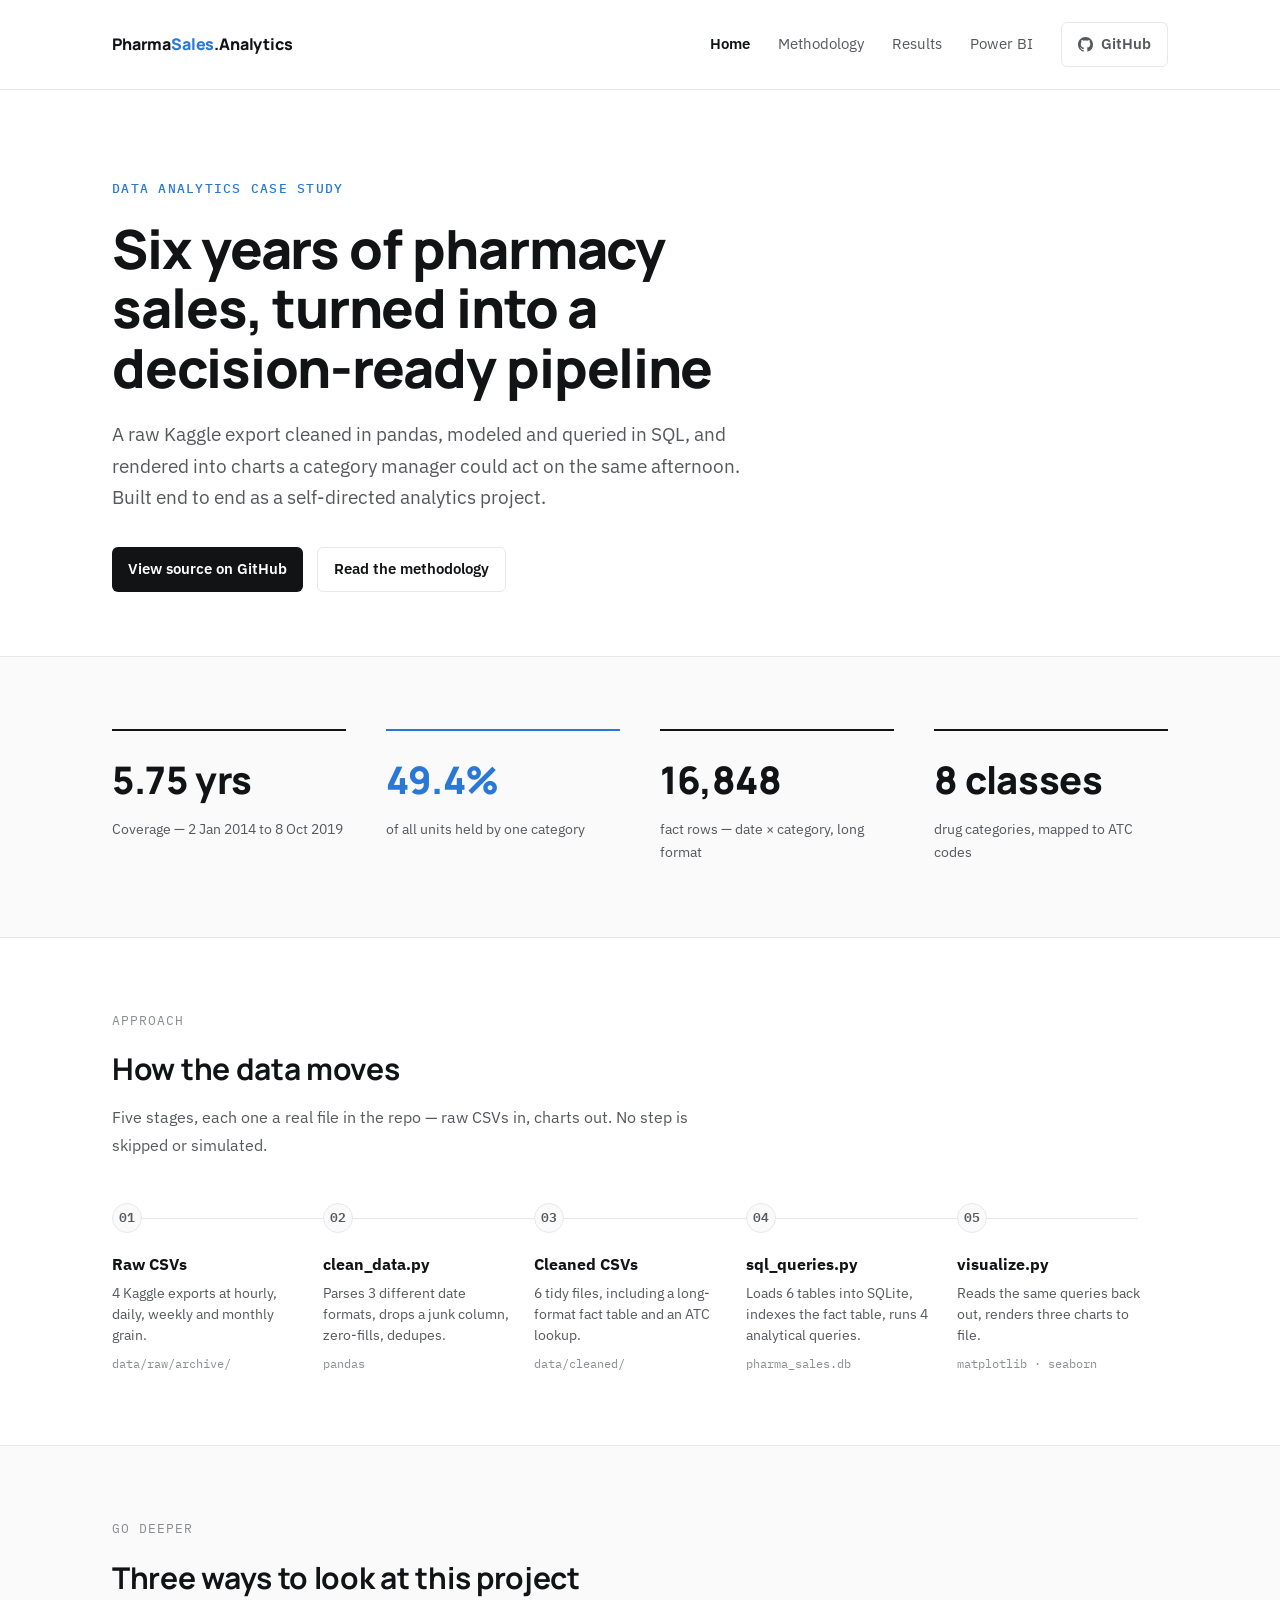
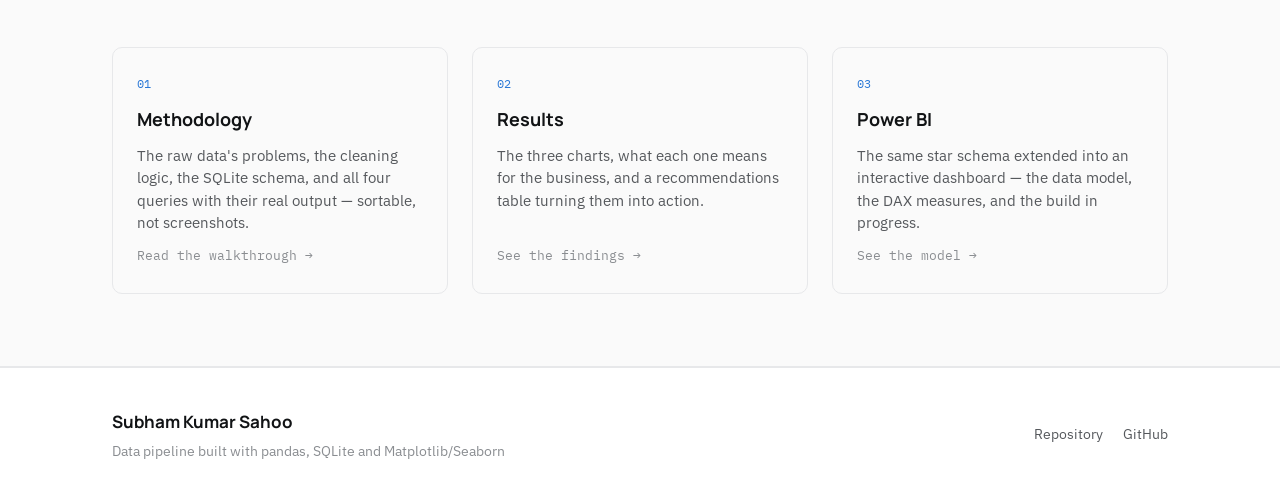
<file: docs/index.html>
<!doctype html>
<html lang="en">
<head>
<meta charset="utf-8" />
<meta name="viewport" content="width=device-width, initial-scale=1" />
<title>Pharma Sales Analytics — Case Study</title>
<meta name="description" content="An end-to-end analytics case study: cleaning, SQL analysis, and visualization of six years of pharmacy sales data." />
<link rel="icon" href="data:image/svg+xml,%3Csvg xmlns='http://www.w3.org/2000/svg' viewBox='0 0 32 32'%3E%3Crect width='32' height='32' rx='7' fill='%232a78d6'/%3E%3Ctext x='16' y='22' font-family='Arial' font-weight='700' font-size='17' fill='white' text-anchor='middle'%3EP%3C/text%3E%3C/svg%3E" />
<link rel="preconnect" href="https://fonts.googleapis.com" />
<link rel="preconnect" href="https://fonts.gstatic.com" crossorigin />
<link href="https://fonts.googleapis.com/css2?family=Manrope:wght@500;700;800&family=IBM+Plex+Sans:wght@400;500;600&family=IBM+Plex+Mono:wght@400;500&display=swap" rel="stylesheet" />
<link rel="stylesheet" href="assets/css/style.css" />
</head>
<body>

<header class="site-head">
  <div class="head-inner">
    <a class="wordmark" href="index.html">Pharma<span>Sales</span>.Analytics</a>
    <nav class="head-nav">
      <a href="index.html" aria-current="page">Home</a>
      <a href="methodology.html">Methodology</a>
      <a href="results.html">Results</a>
      <a href="powerbi.html">Power BI</a>
      <a class="btn btn-ghost" href="https://github.com/CyberSamurai-04/Pharma_Sales_Analytics" target="_blank" rel="noopener">
        <svg viewBox="0 0 16 16" fill="currentColor" aria-hidden="true"><path d="M8 0C3.58 0 0 3.58 0 8c0 3.54 2.29 6.53 5.47 7.59.4.07.55-.17.55-.38 0-.19-.01-.82-.01-1.49-2.01.37-2.53-.49-2.69-.94-.09-.23-.48-.94-.82-1.13-.28-.15-.68-.52-.01-.53.63-.01 1.08.58 1.23.82.72 1.21 1.87.87 2.33.66.07-.52.28-.87.51-1.07-1.78-.2-3.64-.89-3.64-3.95 0-.87.31-1.59.82-2.15-.08-.2-.36-1.02.08-2.12 0 0 .67-.21 2.2.82.64-.18 1.32-.27 2-.27.68 0 1.36.09 2 .27 1.53-1.04 2.2-.82 2.2-.82.44 1.1.16 1.92.08 2.12.51.56.82 1.27.82 2.15 0 3.07-1.87 3.75-3.65 3.95.29.25.54.73.54 1.48 0 1.07-.01 1.93-.01 2.2 0 .21.15.46.55.38A8.01 8.01 0 0 0 16 8c0-4.42-3.58-8-8-8Z"/></svg>
        GitHub
      </a>
    </nav>
  </div>
</header>

<main>

  <section class="hero">
    <div class="wrap">
      <p class="eyebrow">Data analytics case study</p>
      <h1 class="hero-title">Six years of pharmacy sales, turned into a decision-ready pipeline</h1>
      <p class="hero-dek">
        A raw Kaggle export cleaned in pandas, modeled and queried in SQL, and rendered into
        charts a category manager could act on the same afternoon. Built end to end as a
        self-directed analytics project.
      </p>
      <div class="hero-actions">
        <a class="btn btn-primary" href="https://github.com/CyberSamurai-04/Pharma_Sales_Analytics" target="_blank" rel="noopener">View source on GitHub</a>
        <a class="btn btn-ghost" href="methodology.html">Read the methodology</a>
      </div>
    </div>
  </section>

  <section class="alt" aria-label="Key figures">
    <div class="wrap">
      <div class="kpis">
        <div class="kpi">
          <span class="kpi-value">5.75 yrs</span>
          <span class="kpi-label">Coverage — 2 Jan 2014 to 8 Oct 2019</span>
        </div>
        <div class="kpi accent">
          <span class="kpi-value">49.4%</span>
          <span class="kpi-label">of all units held by one category</span>
        </div>
        <div class="kpi">
          <span class="kpi-value">16,848</span>
          <span class="kpi-label">fact rows — date × category, long format</span>
        </div>
        <div class="kpi">
          <span class="kpi-value">8 classes</span>
          <span class="kpi-label">drug categories, mapped to ATC codes</span>
        </div>
      </div>
    </div>
  </section>

  <section id="pipeline">
    <div class="wrap">
      <div class="section-head">
        <p class="section-label">Approach</p>
        <h2 class="section-title">How the data moves</h2>
        <p class="section-sub">Five stages, each one a real file in the repo — raw CSVs in, charts out. No step is skipped or simulated.</p>
      </div>
      <div class="steps">
        <div class="step">
          <div class="step-num">01</div>
          <div class="step-title">Raw CSVs</div>
          <div class="step-detail">4 Kaggle exports at hourly, daily, weekly and monthly grain.</div>
          <div class="step-tag">data/raw/archive/</div>
        </div>
        <div class="step">
          <div class="step-num">02</div>
          <div class="step-title">clean_data.py</div>
          <div class="step-detail">Parses 3 different date formats, drops a junk column, zero-fills, dedupes.</div>
          <div class="step-tag">pandas</div>
        </div>
        <div class="step">
          <div class="step-num">03</div>
          <div class="step-title">Cleaned CSVs</div>
          <div class="step-detail">6 tidy files, including a long-format fact table and an ATC lookup.</div>
          <div class="step-tag">data/cleaned/</div>
        </div>
        <div class="step">
          <div class="step-num">04</div>
          <div class="step-title">sql_queries.py</div>
          <div class="step-detail">Loads 6 tables into SQLite, indexes the fact table, runs 4 analytical queries.</div>
          <div class="step-tag">pharma_sales.db</div>
        </div>
        <div class="step">
          <div class="step-num">05</div>
          <div class="step-title">visualize.py</div>
          <div class="step-detail">Reads the same queries back out, renders three charts to file.</div>
          <div class="step-tag">matplotlib · seaborn</div>
        </div>
      </div>
    </div>
  </section>

  <section class="alt">
    <div class="wrap">
      <div class="section-head">
        <p class="section-label">Go deeper</p>
        <h2 class="section-title">Three ways to look at this project</h2>
      </div>
      <div class="explore-grid">
        <a class="explore-card" href="methodology.html">
          <span class="explore-num">01</span>
          <span class="explore-title">Methodology</span>
          <span class="explore-detail">The raw data's problems, the cleaning logic, the SQLite schema, and all four queries with their real output — sortable, not screenshots.</span>
          <span class="explore-arrow">Read the walkthrough →</span>
        </a>
        <a class="explore-card" href="results.html">
          <span class="explore-num">02</span>
          <span class="explore-title">Results</span>
          <span class="explore-detail">The three charts, what each one means for the business, and a recommendations table turning them into action.</span>
          <span class="explore-arrow">See the findings →</span>
        </a>
        <a class="explore-card" href="powerbi.html">
          <span class="explore-num">03</span>
          <span class="explore-title">Power BI</span>
          <span class="explore-detail">The same star schema extended into an interactive dashboard — the data model, the DAX measures, and the build in progress.</span>
          <span class="explore-arrow">See the model →</span>
        </a>
      </div>
    </div>
  </section>

</main>

<footer>
  <div class="wrap foot-row">
    <div>
      <div class="foot-name">Subham Kumar Sahoo</div>
      <div class="foot-sub">Data pipeline built with pandas, SQLite and Matplotlib/Seaborn</div>
    </div>
    <div class="foot-links">
      <a href="https://github.com/CyberSamurai-04/Pharma_Sales_Analytics" target="_blank" rel="noopener">Repository</a>
      <a href="https://github.com/CyberSamurai-04" target="_blank" rel="noopener">GitHub</a>
    </div>
  </div>
</footer>

<script src="assets/js/main.js"></script>
</body>
</html>
</file>
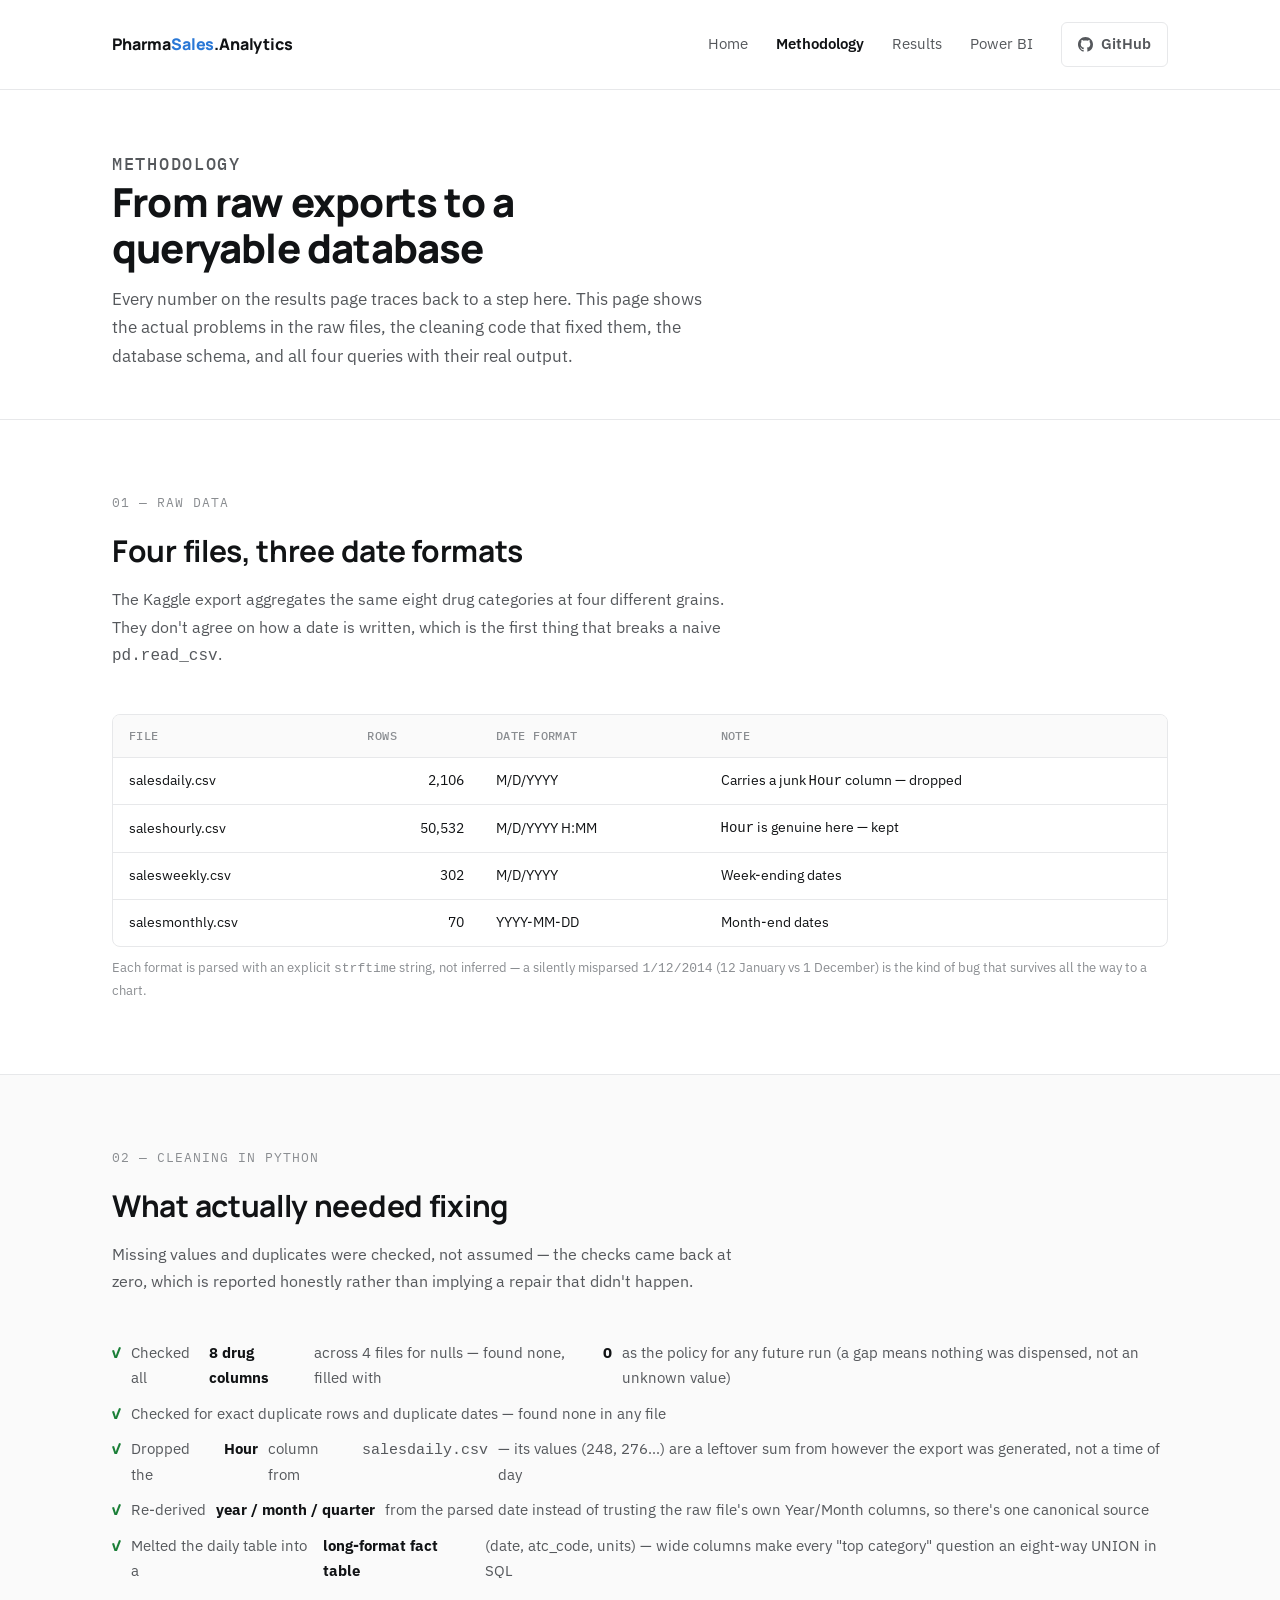
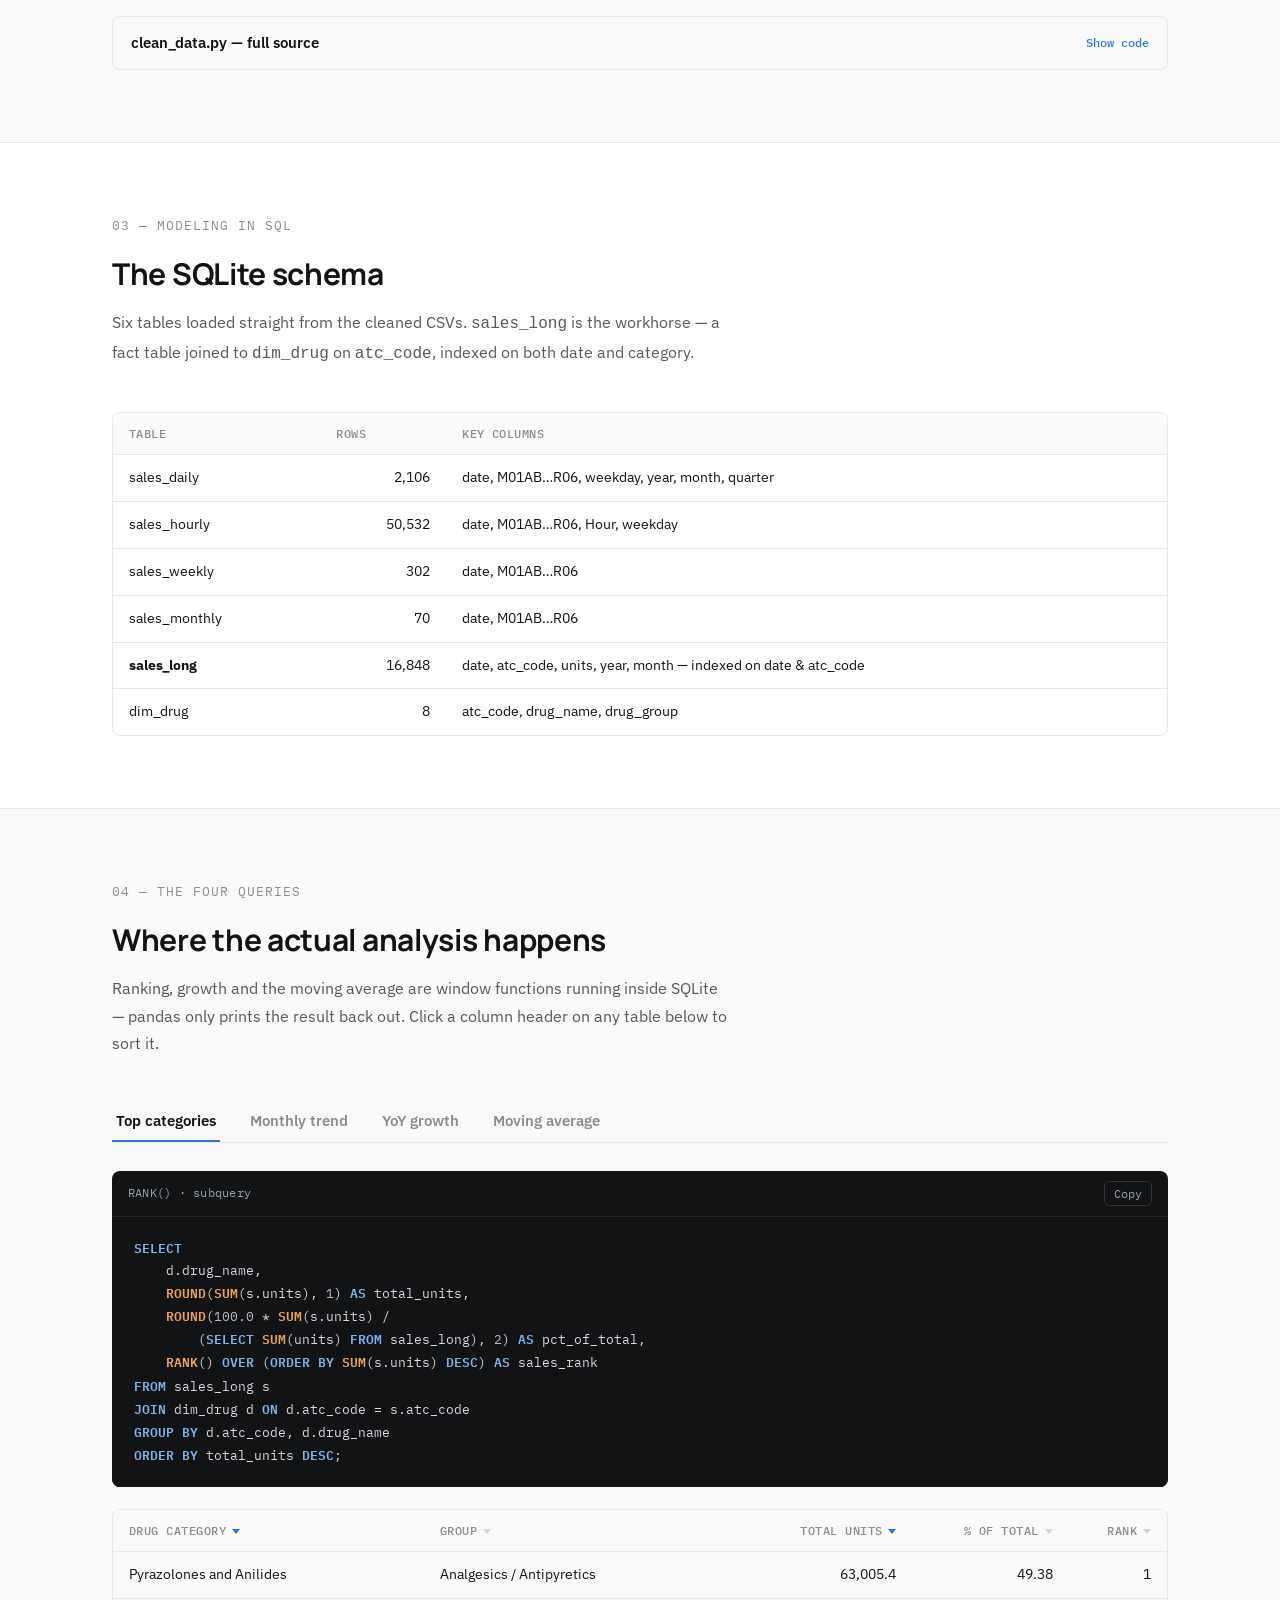
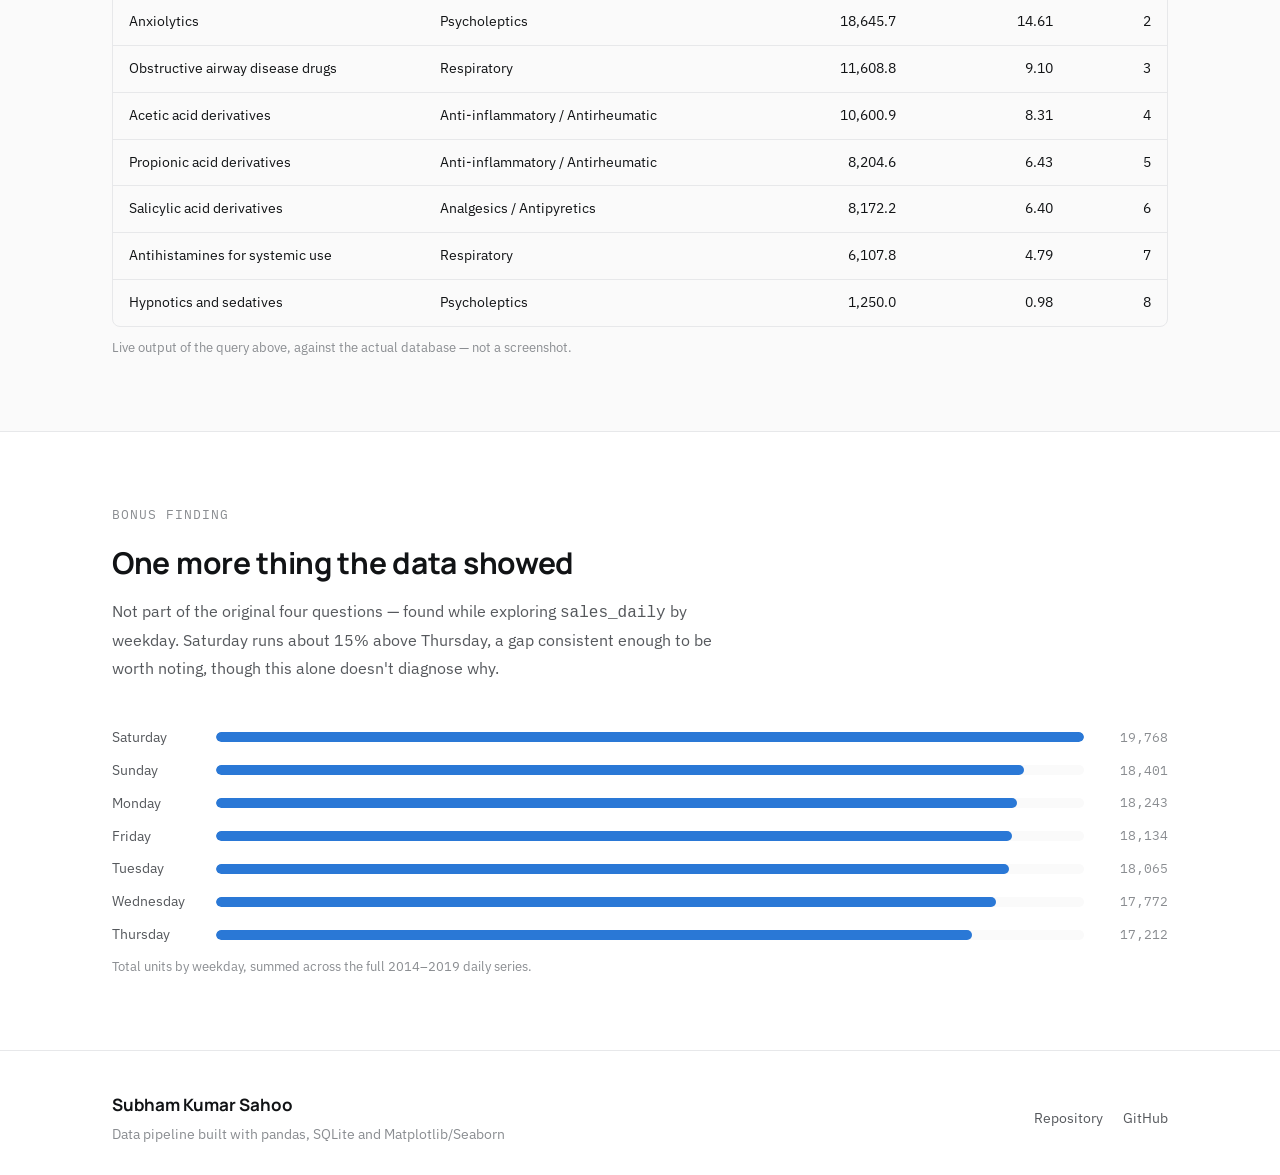
<file: docs/methodology.html>
<!doctype html>
<html lang="en">
<head>
<meta charset="utf-8" />
<meta name="viewport" content="width=device-width, initial-scale=1" />
<title>Methodology — Pharma Sales Analytics</title>
<meta name="description" content="How the raw pharmacy sales data was cleaned in pandas and modeled in SQL, with the full code and real query output." />
<link rel="icon" href="data:image/svg+xml,%3Csvg xmlns='http://www.w3.org/2000/svg' viewBox='0 0 32 32'%3E%3Crect width='32' height='32' rx='7' fill='%232a78d6'/%3E%3Ctext x='16' y='22' font-family='Arial' font-weight='700' font-size='17' fill='white' text-anchor='middle'%3EP%3C/text%3E%3C/svg%3E" />
<link rel="preconnect" href="https://fonts.googleapis.com" />
<link rel="preconnect" href="https://fonts.gstatic.com" crossorigin />
<link href="https://fonts.googleapis.com/css2?family=Manrope:wght@500;700;800&family=IBM+Plex+Sans:wght@400;500;600&family=IBM+Plex+Mono:wght@400;500&display=swap" rel="stylesheet" />
<link rel="stylesheet" href="assets/css/style.css" />
</head>
<body>

<header class="site-head">
  <div class="head-inner">
    <a class="wordmark" href="index.html">Pharma<span>Sales</span>.Analytics</a>
    <nav class="head-nav">
      <a href="index.html">Home</a>
      <a href="methodology.html" aria-current="page">Methodology</a>
      <a href="results.html">Results</a>
      <a href="powerbi.html">Power BI</a>
      <a class="btn btn-ghost" href="https://github.com/CyberSamurai-04/Pharma_Sales_Analytics" target="_blank" rel="noopener">
        <svg viewBox="0 0 16 16" fill="currentColor" aria-hidden="true"><path d="M8 0C3.58 0 0 3.58 0 8c0 3.54 2.29 6.53 5.47 7.59.4.07.55-.17.55-.38 0-.19-.01-.82-.01-1.49-2.01.37-2.53-.49-2.69-.94-.09-.23-.48-.94-.82-1.13-.28-.15-.68-.52-.01-.53.63-.01 1.08.58 1.23.82.72 1.21 1.87.87 2.33.66.07-.52.28-.87.51-1.07-1.78-.2-3.64-.89-3.64-3.95 0-.87.31-1.59.82-2.15-.08-.2-.36-1.02.08-2.12 0 0 .67-.21 2.2.82.64-.18 1.32-.27 2-.27.68 0 1.36.09 2 .27 1.53-1.04 2.2-.82 2.2-.82.44 1.1.16 1.92.08 2.12.51.56.82 1.27.82 2.15 0 3.07-1.87 3.75-3.65 3.95.29.25.54.73.54 1.48 0 1.07-.01 1.93-.01 2.2 0 .21.15.46.55.38A8.01 8.01 0 0 0 16 8c0-4.42-3.58-8-8-8Z"/></svg>
        GitHub
      </a>
    </nav>
  </div>
</header>

<main>

  <section class="page-hero">
    <div class="wrap">
      <p class="eyebrow">Methodology</p>
      <h1>From raw exports to a queryable database</h1>
      <p>Every number on the results page traces back to a step here. This page shows the actual problems in the raw files, the cleaning code that fixed them, the database schema, and all four queries with their real output.</p>
    </div>
  </section>

  <section>
    <div class="wrap">
      <div class="section-head">
        <p class="section-label">01 — Raw data</p>
        <h2 class="section-title">Four files, three date formats</h2>
        <p class="section-sub">The Kaggle export aggregates the same eight drug categories at four different grains. They don't agree on how a date is written, which is the first thing that breaks a naive <code>pd.read_csv</code>.</p>
      </div>

      <div class="table-wrap">
        <table class="data-table">
          <thead>
            <tr><th>File</th><th>Rows</th><th>Date format</th><th>Note</th></tr>
          </thead>
          <tbody>
            <tr><td>salesdaily.csv</td><td class="num">2,106</td><td>M/D/YYYY</td><td>Carries a junk <code>Hour</code> column — dropped</td></tr>
            <tr><td>saleshourly.csv</td><td class="num">50,532</td><td>M/D/YYYY H:MM</td><td><code>Hour</code> is genuine here — kept</td></tr>
            <tr><td>salesweekly.csv</td><td class="num">302</td><td>M/D/YYYY</td><td>Week-ending dates</td></tr>
            <tr><td>salesmonthly.csv</td><td class="num">70</td><td>YYYY-MM-DD</td><td>Month-end dates</td></tr>
          </tbody>
        </table>
      </div>
      <p class="table-caption">Each format is parsed with an explicit <code>strftime</code> string, not inferred — a silently misparsed <code>1/12/2014</code> (12 January vs 1 December) is the kind of bug that survives all the way to a chart.</p>
    </div>
  </section>

  <section class="alt">
    <div class="wrap">
      <div class="section-head">
        <p class="section-label">02 — Cleaning in Python</p>
        <h2 class="section-title">What actually needed fixing</h2>
        <p class="section-sub">Missing values and duplicates were checked, not assumed — the checks came back at zero, which is reported honestly rather than implying a repair that didn't happen.</p>
      </div>

      <ul class="checklist" style="margin-bottom: 32px;">
        <li>Checked all <strong>8 drug columns</strong> across 4 files for nulls — found none, filled with <strong>0</strong> as the policy for any future run (a gap means nothing was dispensed, not an unknown value)</li>
        <li>Checked for exact duplicate rows and duplicate dates — found none in any file</li>
        <li>Dropped the <strong>Hour</strong> column from <code>salesdaily.csv</code> — its values (248, 276…) are a leftover sum from however the export was generated, not a time of day</li>
        <li>Re-derived <strong>year / month / quarter</strong> from the parsed date instead of trusting the raw file's own Year/Month columns, so there's one canonical source</li>
        <li>Melted the daily table into a <strong>long-format fact table</strong> (date, atc_code, units) — wide columns make every "top category" question an eight-way UNION in SQL</li>
      </ul>

      <details class="code-expander">
        <summary>clean_data.py — full source</summary>
        <div class="code-panel">
          <div class="code-panel-head">
            <span class="code-panel-name">clean_data.py</span>
            <button class="copy-btn" data-copy-target="py-clean">Copy</button>
          </div>
          <div class="sql-codewrap"><pre class="sql-code" id="py-clean">"""
Cleans the raw Kaggle pharma sales CSVs and writes tidy versions to data/cleaned/.

The four raw files are the same eight drug categories aggregated at different
granularities (hourly / daily / weekly / monthly). Annoyingly they don't all use
the same date format, so each one gets parsed explicitly.

Run:  python clean_data.py
"""

import os
import pandas as pd

RAW_DIR = os.path.join("data", "raw", "archive")
CLEAN_DIR = os.path.join("data", "cleaned")

# The column headers in the raw files are ATC codes. Nobody reading a chart
# knows what "N02BE" means, so keep a lookup and ship it as a dimension table.
ATC_CODES = {
    "M01AB": ("Acetic acid derivatives", "Anti-inflammatory / Antirheumatic"),
    "M01AE": ("Propionic acid derivatives", "Anti-inflammatory / Antirheumatic"),
    "N02BA": ("Salicylic acid derivatives", "Analgesics / Antipyretics"),
    "N02BE": ("Pyrazolones and Anilides", "Analgesics / Antipyretics"),
    "N05B": ("Anxiolytics", "Psycholeptics"),
    "N05C": ("Hypnotics and sedatives", "Psycholeptics"),
    "R03": ("Obstructive airway disease drugs", "Respiratory"),
    "R06": ("Antihistamines for systemic use", "Respiratory"),
}

DRUG_COLS = list(ATC_CODES)

# filename -&gt; (output name, date format)
FILES = {
    "salesdaily.csv": ("sales_daily", "%m/%d/%Y"),
    "saleshourly.csv": ("sales_hourly", "%m/%d/%Y %H:%M"),
    "salesweekly.csv": ("sales_weekly", "%m/%d/%Y"),
    "salesmonthly.csv": ("sales_monthly", "%Y-%m-%d"),
}


def load_raw(filename, date_format):
    """Read one raw CSV and get the date column into a real datetime."""
    df = pd.read_csv(os.path.join(RAW_DIR, filename))
    df = df.rename(columns={"datum": "date", "Weekday Name": "weekday"})
    df["date"] = pd.to_datetime(df["date"], format=date_format)
    return df


def clean(df, name):
    """Standard cleaning pass. Prints what it actually changed."""
    before = len(df)

    # salesdaily has an "Hour" column holding values like 248 and 276 -- it's a
    # leftover sum from however the file was generated, not an hour of the day.
    # The hourly file has a genuine one, so only drop it here.
    if name == "sales_daily" and "Hour" in df.columns:
        df = df.drop(columns=["Hour"])

    # Year/Month are already in the raw files but we re-derive them from the
    # parsed date below, so drop them rather than carry two sets of the same
    # thing in different capitalisation.
    df = df.drop(columns=[c for c in ("Year", "Month") if c in df.columns])

    # A missing quantity here means nothing was dispensed, not that the value is
    # unknown -- so zero is the honest fill, not a mean or a forward fill.
    missing = int(df[DRUG_COLS].isna().sum().sum())
    if missing:
        df[DRUG_COLS] = df[DRUG_COLS].fillna(0)

    df = df.drop_duplicates()
    dupe_rows = before - len(df)

    dupe_dates = int(df["date"].duplicated().sum())
    if dupe_dates:
        df = df.drop_duplicates(subset="date", keep="first")

    df = df.sort_values("date").reset_index(drop=True)

    print(f"  {name:&lt;14} rows {before} -&gt; {len(df)}  "
          f"| nulls filled: {missing}  "
          f"| dupe rows: {dupe_rows}  "
          f"| dupe dates: {dupe_dates}")
    return df


def add_date_parts(df):
    """Year / month / quarter columns so the SQL layer doesn't have to derive them."""
    df["year"] = df["date"].dt.year
    df["month"] = df["date"].dt.month
    df["month_name"] = df["date"].dt.strftime("%b")
    df["quarter"] = df["date"].dt.quarter
    return df


def to_long(daily):
    """
    Melt the wide daily table into date / atc_code / units.

    Eight columns of drug codes is fine for a spreadsheet but painful to query --
    every "top category" question turns into eight UNIONs. Long format fixes that.
    """
    long_df = daily.melt(
        id_vars="date",
        value_vars=DRUG_COLS,
        var_name="atc_code",
        value_name="units",
    )
    long_df["year"] = long_df["date"].dt.year
    long_df["month"] = long_df["date"].dt.month
    return long_df.sort_values(["date", "atc_code"]).reset_index(drop=True)


def main():
    os.makedirs(CLEAN_DIR, exist_ok=True)

    print(f"Reading raw files from {RAW_DIR}\n")
    cleaned = {}
    for filename, (name, date_format) in FILES.items():
        df = load_raw(filename, date_format)
        cleaned[name] = clean(df, name)

    for name in cleaned:
        cleaned[name] = add_date_parts(cleaned[name])

    cleaned["sales_long"] = to_long(cleaned["sales_daily"])

    # Dimension table for joining readable names onto the ATC codes.
    cleaned["drug_categories"] = pd.DataFrame(
        [(code, name, group) for code, (name, group) in ATC_CODES.items()],
        columns=["atc_code", "drug_name", "drug_group"],
    )

    print(f"\nWriting to {CLEAN_DIR}")
    for name, df in cleaned.items():
        path = os.path.join(CLEAN_DIR, f"{name}.csv")
        df.to_csv(path, index=False)
        print(f"  {name}.csv  ({len(df):,} rows, {len(df.columns)} cols)")

    daily = cleaned["sales_daily"]
    print(f"\nDate range: {daily['date'].min():%Y-%m-%d} to {daily['date'].max():%Y-%m-%d}")
    print("Done.")


if __name__ == "__main__":
    main()</pre></div>
        </div>
      </details>
    </div>
  </section>

  <section>
    <div class="wrap">
      <div class="section-head">
        <p class="section-label">03 — Modeling in SQL</p>
        <h2 class="section-title">The SQLite schema</h2>
        <p class="section-sub">Six tables loaded straight from the cleaned CSVs. <code>sales_long</code> is the workhorse — a fact table joined to <code>dim_drug</code> on <code>atc_code</code>, indexed on both date and category.</p>
      </div>

      <div class="table-wrap">
        <table class="data-table">
          <thead>
            <tr><th>Table</th><th>Rows</th><th>Key columns</th></tr>
          </thead>
          <tbody>
            <tr><td>sales_daily</td><td class="num">2,106</td><td>date, M01AB…R06, weekday, year, month, quarter</td></tr>
            <tr><td>sales_hourly</td><td class="num">50,532</td><td>date, M01AB…R06, Hour, weekday</td></tr>
            <tr><td>sales_weekly</td><td class="num">302</td><td>date, M01AB…R06</td></tr>
            <tr><td>sales_monthly</td><td class="num">70</td><td>date, M01AB…R06</td></tr>
            <tr><td><strong>sales_long</strong></td><td class="num">16,848</td><td>date, atc_code, units, year, month — indexed on date &amp; atc_code</td></tr>
            <tr><td>dim_drug</td><td class="num">8</td><td>atc_code, drug_name, drug_group</td></tr>
          </tbody>
        </table>
      </div>
    </div>
  </section>

  <section class="alt" id="queries">
    <div class="wrap">
      <div class="section-head">
        <p class="section-label">04 — The four queries</p>
        <h2 class="section-title">Where the actual analysis happens</h2>
        <p class="section-sub">Ranking, growth and the moving average are window functions running inside SQLite — pandas only prints the result back out. Click a column header on any table below to sort it.</p>
      </div>

      <div data-tabs>
        <div class="tab-list" role="tablist">
          <button class="tab-btn active" data-tab="top">Top categories</button>
          <button class="tab-btn" data-tab="trend">Monthly trend</button>
          <button class="tab-btn" data-tab="yoy">YoY growth</button>
          <button class="tab-btn" data-tab="avg">Moving average</button>
        </div>

        <div class="tab-panel active" data-panel="top">
          <div class="code-panel" style="margin-bottom: 22px;">
            <div class="code-panel-head">
              <span class="code-panel-name">RANK() · subquery</span>
              <button class="copy-btn" data-copy-target="sql-top">Copy</button>
            </div>
            <div class="sql-codewrap"><pre class="sql-code" data-sql id="sql-top">SELECT
    d.drug_name,
    ROUND(SUM(s.units), 1) AS total_units,
    ROUND(100.0 * SUM(s.units) /
        (SELECT SUM(units) FROM sales_long), 2) AS pct_of_total,
    RANK() OVER (ORDER BY SUM(s.units) DESC) AS sales_rank
FROM sales_long s
JOIN dim_drug d ON d.atc_code = s.atc_code
GROUP BY d.atc_code, d.drug_name
ORDER BY total_units DESC;</pre></div>
          </div>
          <div class="table-wrap">
            <table class="data-table sortable">
              <thead>
                <tr>
                  <th data-dir="desc">Drug category</th>
                  <th>Group</th>
                  <th class="num" data-dir="desc">Total units</th>
                  <th class="num">% of total</th>
                  <th class="num">Rank</th>
                </tr>
              </thead>
              <tbody>
                <tr><td>Pyrazolones and Anilides</td><td>Analgesics / Antipyretics</td><td class="num" data-value="63005.4">63,005.4</td><td class="num" data-value="49.38">49.38</td><td class="num" data-value="1">1</td></tr>
                <tr><td>Anxiolytics</td><td>Psycholeptics</td><td class="num" data-value="18645.7">18,645.7</td><td class="num" data-value="14.61">14.61</td><td class="num" data-value="2">2</td></tr>
                <tr><td>Obstructive airway disease drugs</td><td>Respiratory</td><td class="num" data-value="11608.8">11,608.8</td><td class="num" data-value="9.10">9.10</td><td class="num" data-value="3">3</td></tr>
                <tr><td>Acetic acid derivatives</td><td>Anti-inflammatory / Antirheumatic</td><td class="num" data-value="10600.9">10,600.9</td><td class="num" data-value="8.31">8.31</td><td class="num" data-value="4">4</td></tr>
                <tr><td>Propionic acid derivatives</td><td>Anti-inflammatory / Antirheumatic</td><td class="num" data-value="8204.6">8,204.6</td><td class="num" data-value="6.43">6.43</td><td class="num" data-value="5">5</td></tr>
                <tr><td>Salicylic acid derivatives</td><td>Analgesics / Antipyretics</td><td class="num" data-value="8172.2">8,172.2</td><td class="num" data-value="6.40">6.40</td><td class="num" data-value="6">6</td></tr>
                <tr><td>Antihistamines for systemic use</td><td>Respiratory</td><td class="num" data-value="6107.8">6,107.8</td><td class="num" data-value="4.79">4.79</td><td class="num" data-value="7">7</td></tr>
                <tr><td>Hypnotics and sedatives</td><td>Psycholeptics</td><td class="num" data-value="1250.0">1,250.0</td><td class="num" data-value="0.98">0.98</td><td class="num" data-value="8">8</td></tr>
              </tbody>
            </table>
          </div>
          <p class="table-caption">Live output of the query above, against the actual database — not a screenshot.</p>
        </div>

        <div class="tab-panel" data-panel="trend">
          <div class="code-panel" style="margin-bottom: 22px;">
            <div class="code-panel-head">
              <span class="code-panel-name">LAG() · CTE</span>
              <button class="copy-btn" data-copy-target="sql-trend">Copy</button>
            </div>
            <div class="sql-codewrap"><pre class="sql-code" data-sql id="sql-trend">WITH monthly AS (
    SELECT strftime('%Y-%m', date) AS month, SUM(units) AS units
    FROM sales_long
    GROUP BY strftime('%Y-%m', date)
)
SELECT month, ROUND(units, 1) AS units,
    ROUND(LAG(units) OVER (ORDER BY month), 1) AS prev_month,
    ROUND(units - LAG(units) OVER (ORDER BY month), 1) AS change,
    ROUND(100.0 * (units - LAG(units) OVER (ORDER BY month))
        / LAG(units) OVER (ORDER BY month), 1) AS pct_change
FROM monthly
ORDER BY month;</pre></div>
          </div>
          <div class="table-wrap">
            <table class="data-table sortable">
              <thead>
                <tr><th data-dir="asc">Month</th><th class="num">Units</th><th class="num">Prev month</th><th class="num">Change</th><th class="num">% change</th></tr>
              </thead>
              <tbody>
                <tr><td data-value="2019-05">2019-05</td><td class="num" data-value="1798.5">1,798.5</td><td class="num" data-value="1716.8">1,716.8</td><td class="num" data-value="81.6">+81.6</td><td class="num" data-value="4.8">+4.8</td></tr>
                <tr><td data-value="2019-06">2019-06</td><td class="num" data-value="1482.4">1,482.4</td><td class="num" data-value="1798.5">1,798.5</td><td class="num" data-value="-316.0">&minus;316.0</td><td class="num" data-value="-17.6">&minus;17.6</td></tr>
                <tr><td data-value="2019-07">2019-07</td><td class="num" data-value="1488.8">1,488.8</td><td class="num" data-value="1482.4">1,482.4</td><td class="num" data-value="6.4">+6.4</td><td class="num" data-value="0.4">+0.4</td></tr>
                <tr><td data-value="2019-08">2019-08</td><td class="num" data-value="1377.8">1,377.8</td><td class="num" data-value="1488.8">1,488.8</td><td class="num" data-value="-111.0">&minus;111.0</td><td class="num" data-value="-7.5">&minus;7.5</td></tr>
                <tr><td data-value="2019-09">2019-09</td><td class="num" data-value="1824.8">1,824.8</td><td class="num" data-value="1377.8">1,377.8</td><td class="num" data-value="447.0">+447.0</td><td class="num" data-value="32.4">+32.4</td></tr>
                <tr><td data-value="2019-10">2019-10</td><td class="num" data-value="538.6">538.6</td><td class="num" data-value="1824.8">1,824.8</td><td class="num" data-value="-1286.2">&minus;1,286.2</td><td class="num" data-value="-70.5">&minus;70.5</td></tr>
              </tbody>
            </table>
          </div>
          <p class="table-caption">The October 2019 row is real output, not an error — the source data stops on the 8th, which is exactly why it's excluded from the trend chart on the Results page.</p>
        </div>

        <div class="tab-panel" data-panel="yoy">
          <div class="code-panel" style="margin-bottom: 22px;">
            <div class="code-panel-head">
              <span class="code-panel-name">LAG() · CTE · like-for-like window</span>
              <button class="copy-btn" data-copy-target="sql-yoy">Copy</button>
            </div>
            <div class="sql-codewrap"><pre class="sql-code" data-sql id="sql-yoy">WITH ytd AS (
    SELECT s.atc_code, d.drug_name, s.year, SUM(s.units) AS units
    FROM sales_long s
    JOIN dim_drug d ON d.atc_code = s.atc_code
    WHERE s.month &lt;= 10          -- every year cut to Jan-Oct
    GROUP BY s.atc_code, d.drug_name, s.year
),
compared AS (
    SELECT drug_name, year, units,
        LAG(units) OVER (PARTITION BY atc_code ORDER BY year) AS prev_units
    FROM ytd
)
SELECT drug_name, year,
    ROUND(100.0 * (units - prev_units) / prev_units, 1) AS yoy_pct
FROM compared
WHERE prev_units IS NOT NULL
ORDER BY drug_name, year;</pre></div>
          </div>
          <div class="table-wrap">
            <table class="data-table sortable">
              <thead>
                <tr><th data-dir="asc">Year</th><th class="num">Pyrazolones &amp; Anilides</th><th class="num">Salicylic acid derivatives</th></tr>
              </thead>
              <tbody>
                <tr><td data-value="2015">2015</td><td class="num" data-value="25.1">+25.1</td><td class="num" data-value="-2.7">&minus;2.7</td></tr>
                <tr><td data-value="2016">2016</td><td class="num" data-value="12.9">+12.9</td><td class="num" data-value="5.5">+5.5</td></tr>
                <tr><td data-value="2017">2017</td><td class="num" data-value="-30.7">&minus;30.7</td><td class="num" data-value="-23.6">&minus;23.6</td></tr>
                <tr><td data-value="2018">2018</td><td class="num" data-value="22.2">+22.2</td><td class="num" data-value="-12.3">&minus;12.3</td></tr>
                <tr><td data-value="2019">2019</td><td class="num" data-value="-11.5">&minus;11.5</td><td class="num" data-value="-6.1">&minus;6.1</td></tr>
              </tbody>
            </table>
          </div>
          <p class="table-caption">Both categories fell in 2017. In 2018 Pyrazolones and Anilides rebounded +22.2% — Salicylic acid derivatives kept falling. That split is what flags it as structural decline, not a bad year.</p>
        </div>

        <div class="tab-panel" data-panel="avg">
          <div class="code-panel" style="margin-bottom: 22px;">
            <div class="code-panel-head">
              <span class="code-panel-name">AVG() OVER · frame clause</span>
              <button class="copy-btn" data-copy-target="sql-avg">Copy</button>
            </div>
            <div class="sql-codewrap"><pre class="sql-code" data-sql id="sql-avg">WITH monthly AS (
    SELECT strftime('%Y-%m', date) AS month, SUM(units) AS units
    FROM sales_long
    GROUP BY strftime('%Y-%m', date)
)
SELECT month, ROUND(units, 1) AS units,
    ROUND(AVG(units) OVER (
        ORDER BY month
        ROWS BETWEEN 2 PRECEDING AND CURRENT ROW
    ), 1) AS moving_avg_3m
FROM monthly
ORDER BY month;</pre></div>
          </div>
          <div class="table-wrap">
            <table class="data-table sortable">
              <thead>
                <tr><th data-dir="asc">Month</th><th class="num">Units</th><th class="num">3-month avg</th></tr>
              </thead>
              <tbody>
                <tr><td data-value="2019-04">2019-04</td><td class="num" data-value="1716.8">1,716.8</td><td class="num" data-value="1900.0">1,900.0</td></tr>
                <tr><td data-value="2019-05">2019-05</td><td class="num" data-value="1798.5">1,798.5</td><td class="num" data-value="1851.4">1,851.4</td></tr>
                <tr><td data-value="2019-06">2019-06</td><td class="num" data-value="1482.4">1,482.4</td><td class="num" data-value="1665.9">1,665.9</td></tr>
                <tr><td data-value="2019-07">2019-07</td><td class="num" data-value="1488.8">1,488.8</td><td class="num" data-value="1589.9">1,589.9</td></tr>
                <tr><td data-value="2019-08">2019-08</td><td class="num" data-value="1377.8">1,377.8</td><td class="num" data-value="1449.7">1,449.7</td></tr>
                <tr><td data-value="2019-09">2019-09</td><td class="num" data-value="1824.8">1,824.8</td><td class="num" data-value="1563.8">1,563.8</td></tr>
              </tbody>
            </table>
          </div>
          <p class="table-caption">A trailing 3-row frame, zero self-joins — this is the orange line on the trend chart.</p>
        </div>
      </div>
    </div>
  </section>

  <section>
    <div class="wrap">
      <div class="section-head">
        <p class="section-label">Bonus finding</p>
        <h2 class="section-title">One more thing the data showed</h2>
        <p class="section-sub">Not part of the original four questions — found while exploring <code>sales_daily</code> by weekday. Saturday runs about 15% above Thursday, a gap consistent enough to be worth noting, though this alone doesn't diagnose why.</p>
      </div>
      <div class="barlist">
        <div class="barlist-row"><span class="barlist-label">Saturday</span><div class="barlist-track"><div class="barlist-fill" style="width:100%"></div></div><span class="barlist-value">19,768</span></div>
        <div class="barlist-row"><span class="barlist-label">Sunday</span><div class="barlist-track"><div class="barlist-fill" style="width:93.1%"></div></div><span class="barlist-value">18,401</span></div>
        <div class="barlist-row"><span class="barlist-label">Monday</span><div class="barlist-track"><div class="barlist-fill" style="width:92.3%"></div></div><span class="barlist-value">18,243</span></div>
        <div class="barlist-row"><span class="barlist-label">Friday</span><div class="barlist-track"><div class="barlist-fill" style="width:91.7%"></div></div><span class="barlist-value">18,134</span></div>
        <div class="barlist-row"><span class="barlist-label">Tuesday</span><div class="barlist-track"><div class="barlist-fill" style="width:91.4%"></div></div><span class="barlist-value">18,065</span></div>
        <div class="barlist-row"><span class="barlist-label">Wednesday</span><div class="barlist-track"><div class="barlist-fill" style="width:89.9%"></div></div><span class="barlist-value">17,772</span></div>
        <div class="barlist-row"><span class="barlist-label">Thursday</span><div class="barlist-track"><div class="barlist-fill" style="width:87.1%"></div></div><span class="barlist-value">17,212</span></div>
      </div>
      <p class="table-caption">Total units by weekday, summed across the full 2014–2019 daily series.</p>
    </div>
  </section>

</main>

<footer>
  <div class="wrap foot-row">
    <div>
      <div class="foot-name">Subham Kumar Sahoo</div>
      <div class="foot-sub">Data pipeline built with pandas, SQLite and Matplotlib/Seaborn</div>
    </div>
    <div class="foot-links">
      <a href="https://github.com/CyberSamurai-04/Pharma_Sales_Analytics" target="_blank" rel="noopener">Repository</a>
      <a href="https://github.com/CyberSamurai-04" target="_blank" rel="noopener">GitHub</a>
    </div>
  </div>
</footer>

<script src="assets/js/main.js"></script>
</body>
</html>
</file>
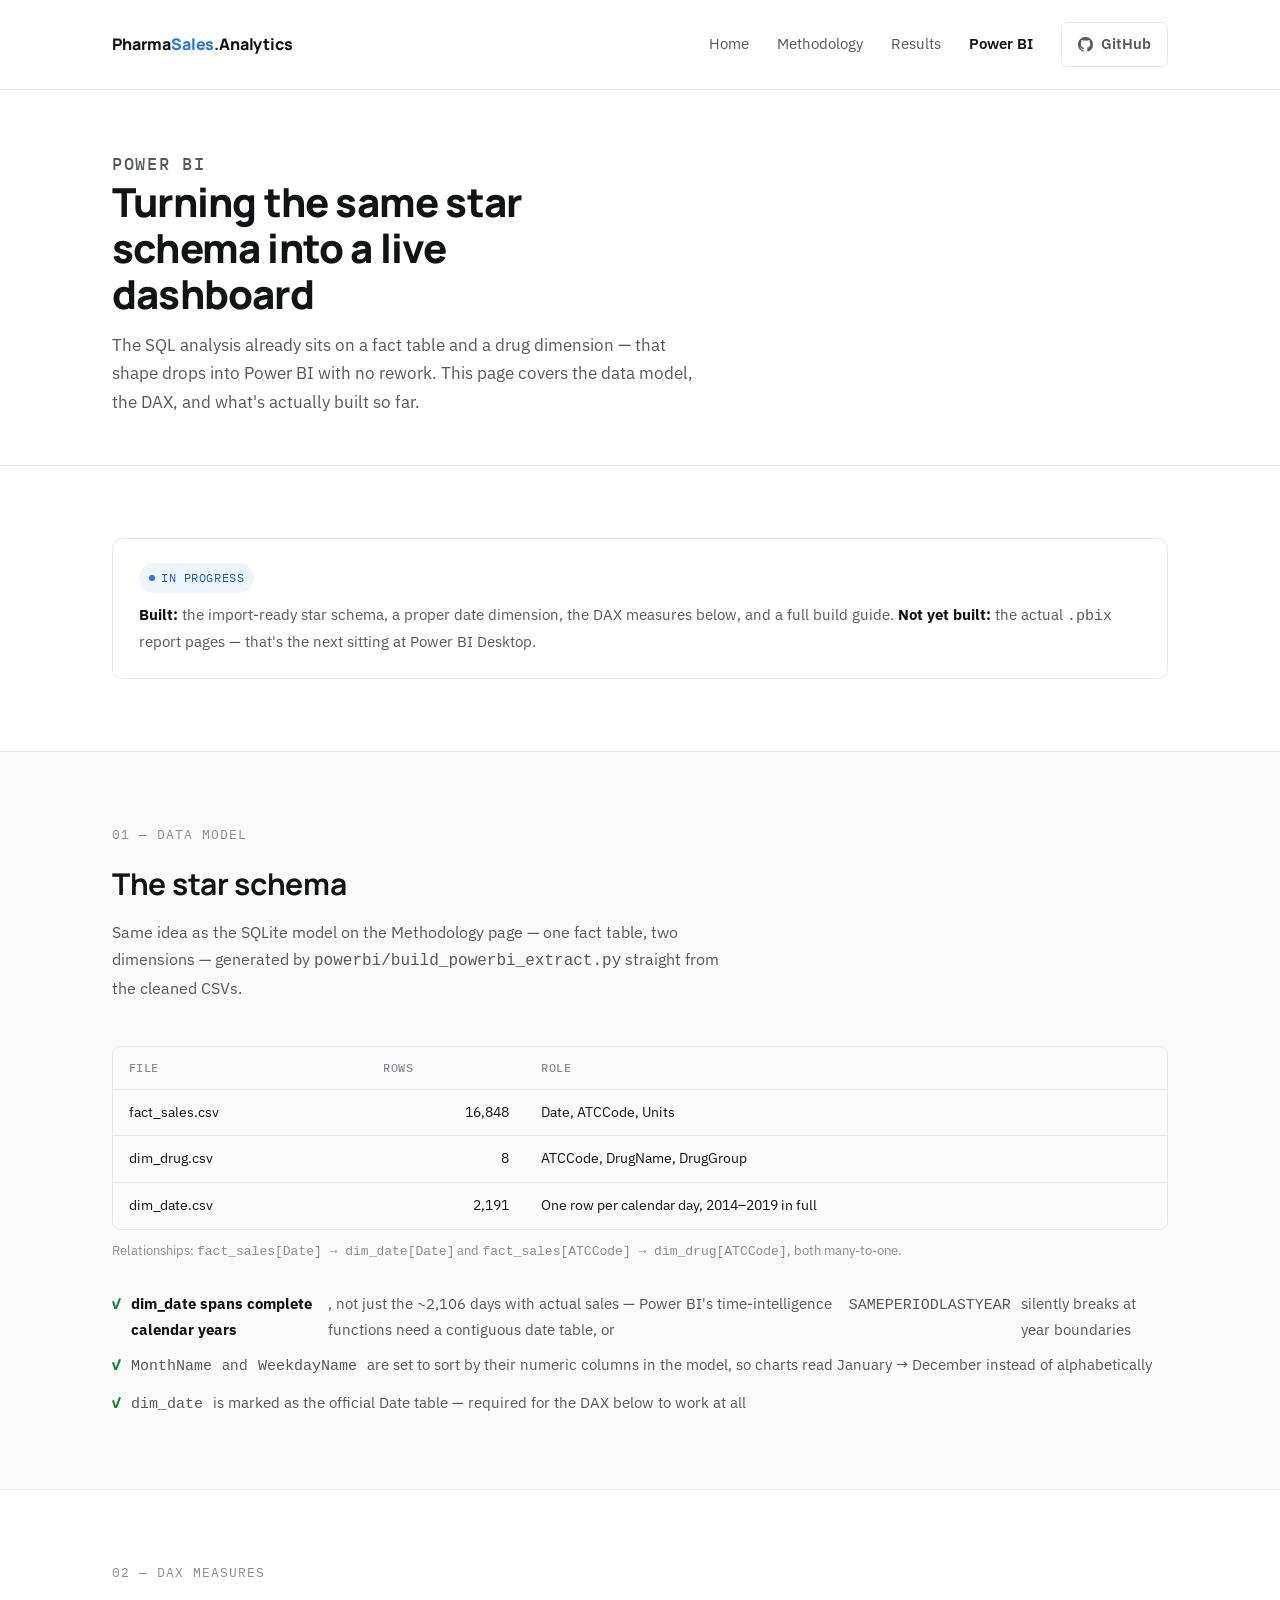
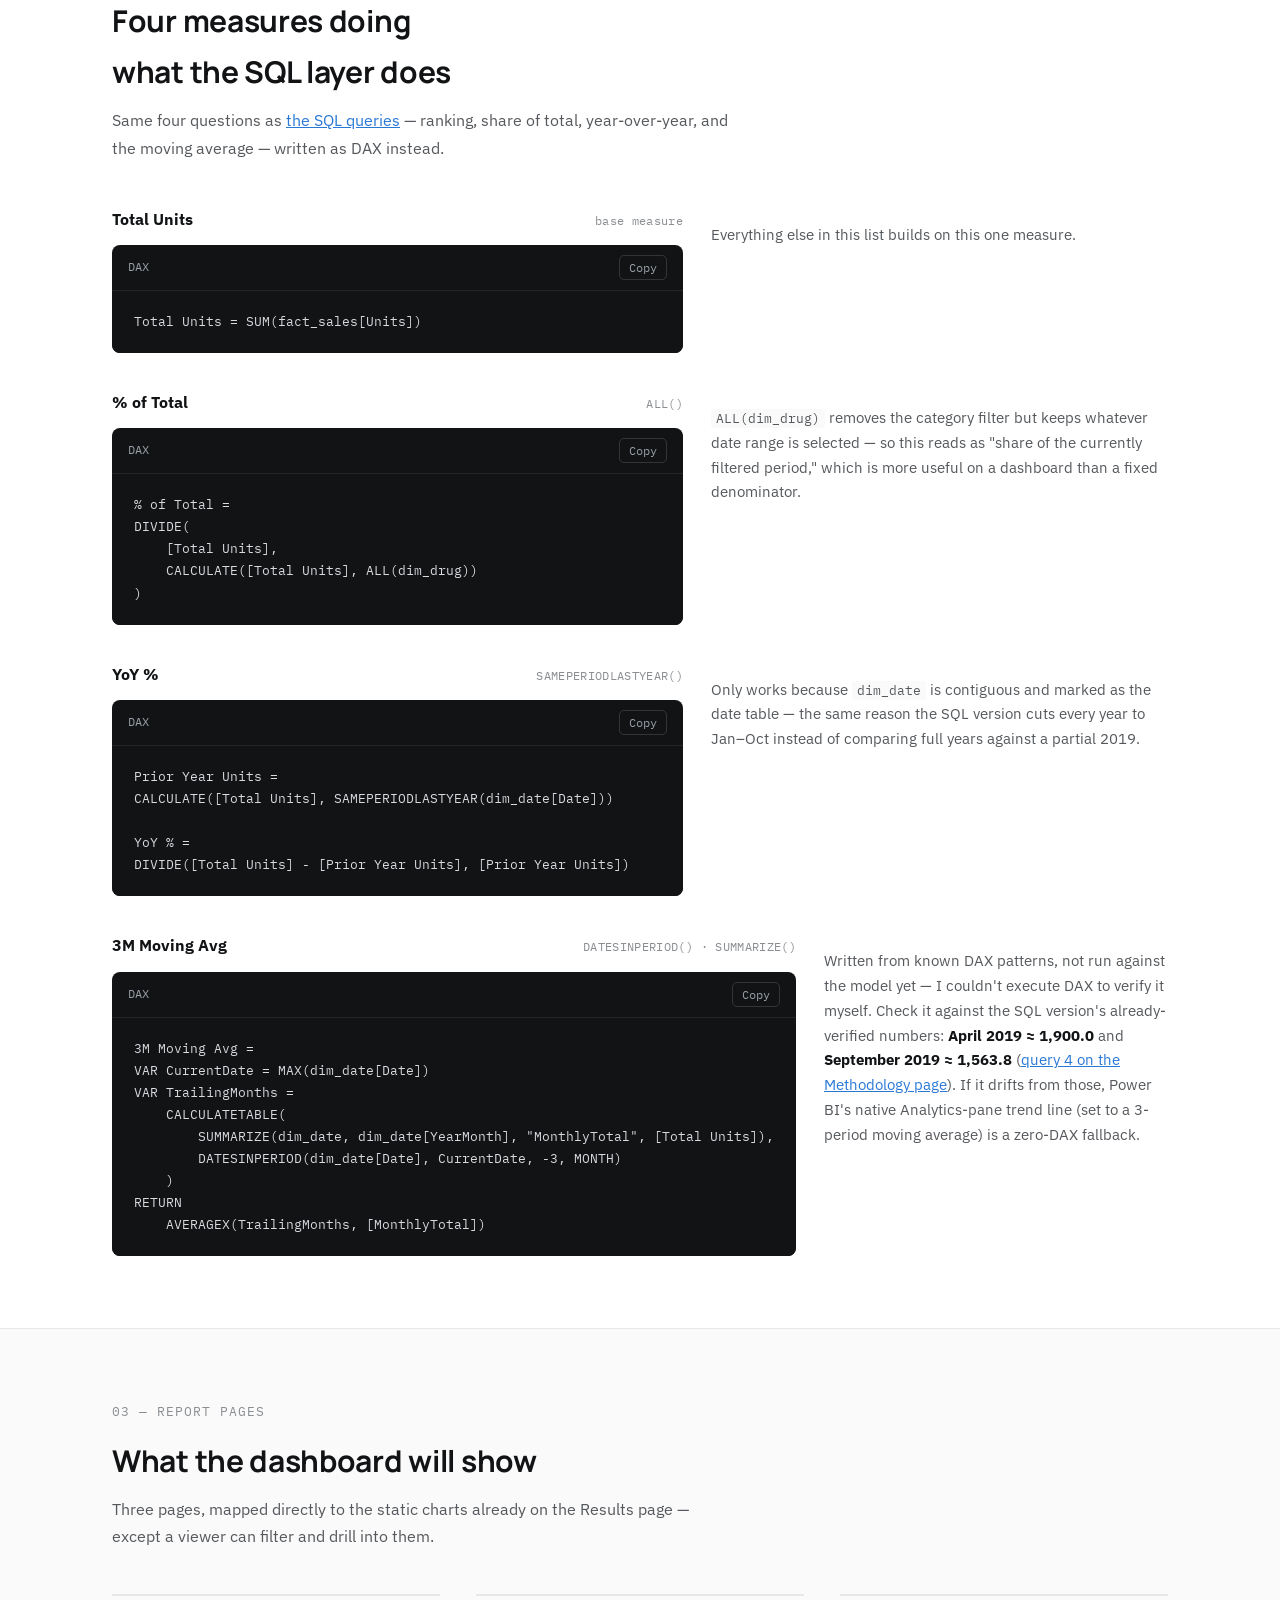
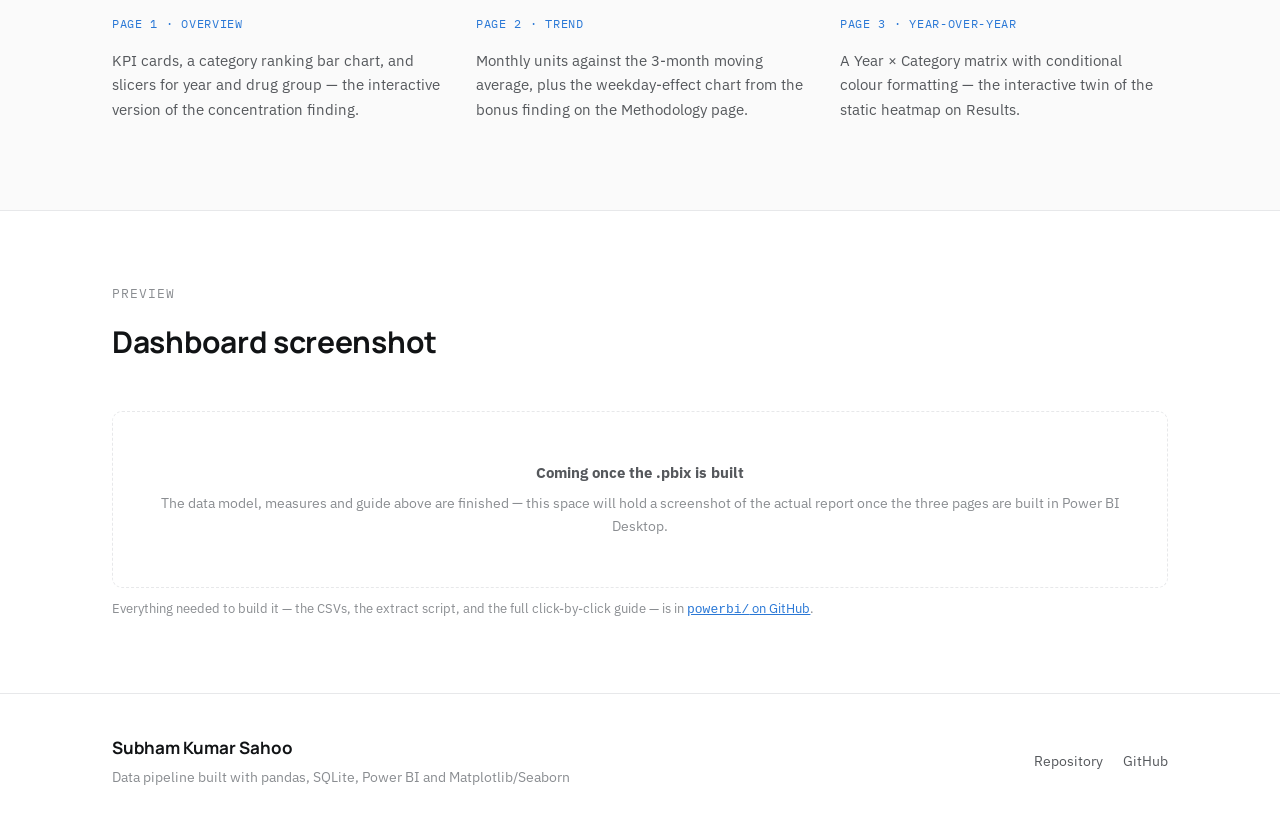
<file: docs/powerbi.html>
<!doctype html>
<html lang="en">
<head>
<meta charset="utf-8" />
<meta name="viewport" content="width=device-width, initial-scale=1" />
<title>Power BI — Pharma Sales Analytics</title>
<meta name="description" content="Extending the SQL star schema into an interactive Power BI dashboard — the data model, the DAX measures, and build status." />
<link rel="icon" href="data:image/svg+xml,%3Csvg xmlns='http://www.w3.org/2000/svg' viewBox='0 0 32 32'%3E%3Crect width='32' height='32' rx='7' fill='%232a78d6'/%3E%3Ctext x='16' y='22' font-family='Arial' font-weight='700' font-size='17' fill='white' text-anchor='middle'%3EP%3C/text%3E%3C/svg%3E" />
<link rel="preconnect" href="https://fonts.googleapis.com" />
<link rel="preconnect" href="https://fonts.gstatic.com" crossorigin />
<link href="https://fonts.googleapis.com/css2?family=Manrope:wght@500;700;800&family=IBM+Plex+Sans:wght@400;500;600&family=IBM+Plex+Mono:wght@400;500&display=swap" rel="stylesheet" />
<link rel="stylesheet" href="assets/css/style.css" />
</head>
<body>

<header class="site-head">
  <div class="head-inner">
    <a class="wordmark" href="index.html">Pharma<span>Sales</span>.Analytics</a>
    <nav class="head-nav">
      <a href="index.html">Home</a>
      <a href="methodology.html">Methodology</a>
      <a href="results.html">Results</a>
      <a href="powerbi.html" aria-current="page">Power BI</a>
      <a class="btn btn-ghost" href="https://github.com/CyberSamurai-04/Pharma_Sales_Analytics" target="_blank" rel="noopener">
        <svg viewBox="0 0 16 16" fill="currentColor" aria-hidden="true"><path d="M8 0C3.58 0 0 3.58 0 8c0 3.54 2.29 6.53 5.47 7.59.4.07.55-.17.55-.38 0-.19-.01-.82-.01-1.49-2.01.37-2.53-.49-2.69-.94-.09-.23-.48-.94-.82-1.13-.28-.15-.68-.52-.01-.53.63-.01 1.08.58 1.23.82.72 1.21 1.87.87 2.33.66.07-.52.28-.87.51-1.07-1.78-.2-3.64-.89-3.64-3.95 0-.87.31-1.59.82-2.15-.08-.2-.36-1.02.08-2.12 0 0 .67-.21 2.2.82.64-.18 1.32-.27 2-.27.68 0 1.36.09 2 .27 1.53-1.04 2.2-.82 2.2-.82.44 1.1.16 1.92.08 2.12.51.56.82 1.27.82 2.15 0 3.07-1.87 3.75-3.65 3.95.29.25.54.73.54 1.48 0 1.07-.01 1.93-.01 2.2 0 .21.15.46.55.38A8.01 8.01 0 0 0 16 8c0-4.42-3.58-8-8-8Z"/></svg>
        GitHub
      </a>
    </nav>
  </div>
</header>

<main>

  <section class="page-hero">
    <div class="wrap">
      <p class="eyebrow">Power BI</p>
      <h1>Turning the same star schema into a live dashboard</h1>
      <p>The SQL analysis already sits on a fact table and a drug dimension — that shape drops into Power BI with no rework. This page covers the data model, the DAX, and what's actually built so far.</p>
    </div>
  </section>

  <section>
    <div class="wrap">
      <div class="status-card">
        <span class="status-pill">In progress</span>
        <p>
          <strong>Built:</strong> the import-ready star schema, a proper date dimension,
          the DAX measures below, and a full build guide.
          <strong>Not yet built:</strong> the actual <code>.pbix</code> report pages —
          that's the next sitting at Power BI Desktop.
        </p>
      </div>
    </div>
  </section>

  <section class="alt">
    <div class="wrap">
      <div class="section-head">
        <p class="section-label">01 — Data model</p>
        <h2 class="section-title">The star schema</h2>
        <p class="section-sub">Same idea as the SQLite model on the Methodology page — one fact table, two dimensions — generated by <code>powerbi/build_powerbi_extract.py</code> straight from the cleaned CSVs.</p>
      </div>

      <div class="table-wrap">
        <table class="data-table">
          <thead>
            <tr><th>File</th><th>Rows</th><th>Role</th></tr>
          </thead>
          <tbody>
            <tr><td>fact_sales.csv</td><td class="num">16,848</td><td>Date, ATCCode, Units</td></tr>
            <tr><td>dim_drug.csv</td><td class="num">8</td><td>ATCCode, DrugName, DrugGroup</td></tr>
            <tr><td>dim_date.csv</td><td class="num">2,191</td><td>One row per calendar day, 2014–2019 in full</td></tr>
          </tbody>
        </table>
      </div>
      <p class="table-caption">
        Relationships: <code>fact_sales[Date] → dim_date[Date]</code> and
        <code>fact_sales[ATCCode] → dim_drug[ATCCode]</code>, both many-to-one.
      </p>

      <ul class="checklist" style="margin-top: 28px;">
        <li><strong>dim_date spans complete calendar years</strong>, not just the ~2,106 days with actual sales — Power BI's time-intelligence functions need a contiguous date table, or <code>SAMEPERIODLASTYEAR</code> silently breaks at year boundaries</li>
        <li><code>MonthName</code> and <code>WeekdayName</code> are set to sort by their numeric columns in the model, so charts read January → December instead of alphabetically</li>
        <li><code>dim_date</code> is marked as the official Date table — required for the DAX below to work at all</li>
      </ul>
    </div>
  </section>

  <section>
    <div class="wrap">
      <div class="section-head">
        <p class="section-label">02 — DAX measures</p>
        <h2 class="section-title">Four measures doing what the SQL layer does</h2>
        <p class="section-sub">Same four questions as <a href="methodology.html#queries">the SQL queries</a> — ranking, share of total, year-over-year, and the moving average — written as DAX instead.</p>
      </div>

      <div class="sql-list">
        <div class="sql-item">
          <div>
            <div class="sql-title-row">
              <span class="sql-title">Total Units</span>
              <span class="sql-tag">base measure</span>
            </div>
            <div class="code-panel">
              <div class="code-panel-head">
                <span class="code-panel-name">DAX</span>
                <button class="copy-btn" data-copy-target="dax-total">Copy</button>
              </div>
              <div class="sql-codewrap"><pre class="sql-code" id="dax-total">Total Units = SUM(fact_sales[Units])</pre></div>
            </div>
          </div>
          <p class="sql-note">Everything else in this list builds on this one measure.</p>
        </div>

        <div class="sql-item">
          <div>
            <div class="sql-title-row">
              <span class="sql-title">% of Total</span>
              <span class="sql-tag">ALL()</span>
            </div>
            <div class="code-panel">
              <div class="code-panel-head">
                <span class="code-panel-name">DAX</span>
                <button class="copy-btn" data-copy-target="dax-pct">Copy</button>
              </div>
              <div class="sql-codewrap"><pre class="sql-code" id="dax-pct">% of Total =
DIVIDE(
    [Total Units],
    CALCULATE([Total Units], ALL(dim_drug))
)</pre></div>
            </div>
          </div>
          <p class="sql-note"><code>ALL(dim_drug)</code> removes the category filter but keeps whatever date range is selected — so this reads as "share of the currently filtered period," which is more useful on a dashboard than a fixed denominator.</p>
        </div>

        <div class="sql-item">
          <div>
            <div class="sql-title-row">
              <span class="sql-title">YoY %</span>
              <span class="sql-tag">SAMEPERIODLASTYEAR()</span>
            </div>
            <div class="code-panel">
              <div class="code-panel-head">
                <span class="code-panel-name">DAX</span>
                <button class="copy-btn" data-copy-target="dax-yoy">Copy</button>
              </div>
              <div class="sql-codewrap"><pre class="sql-code" id="dax-yoy">Prior Year Units =
CALCULATE([Total Units], SAMEPERIODLASTYEAR(dim_date[Date]))

YoY % =
DIVIDE([Total Units] - [Prior Year Units], [Prior Year Units])</pre></div>
            </div>
          </div>
          <p class="sql-note">Only works because <code>dim_date</code> is contiguous and marked as the date table — the same reason the SQL version cuts every year to Jan–Oct instead of comparing full years against a partial 2019.</p>
        </div>

        <div class="sql-item">
          <div>
            <div class="sql-title-row">
              <span class="sql-title">3M Moving Avg</span>
              <span class="sql-tag">DATESINPERIOD() · SUMMARIZE()</span>
            </div>
            <div class="code-panel">
              <div class="code-panel-head">
                <span class="code-panel-name">DAX</span>
                <button class="copy-btn" data-copy-target="dax-avg">Copy</button>
              </div>
              <div class="sql-codewrap"><pre class="sql-code" id="dax-avg">3M Moving Avg =
VAR CurrentDate = MAX(dim_date[Date])
VAR TrailingMonths =
    CALCULATETABLE(
        SUMMARIZE(dim_date, dim_date[YearMonth], "MonthlyTotal", [Total Units]),
        DATESINPERIOD(dim_date[Date], CurrentDate, -3, MONTH)
    )
RETURN
    AVERAGEX(TrailingMonths, [MonthlyTotal])</pre></div>
            </div>
          </div>
          <p class="sql-note">
            Written from known DAX patterns, not run against the model yet — I couldn't
            execute DAX to verify it myself. Check it against the SQL version's already-verified
            numbers: <strong>April 2019 ≈ 1,900.0</strong> and <strong>September 2019 ≈ 1,563.8</strong>
            (<a href="methodology.html#queries">query 4 on the Methodology page</a>). If it drifts
            from those, Power BI's native Analytics-pane trend line (set to a 3-period moving average)
            is a zero-DAX fallback.
          </p>
        </div>
      </div>
    </div>
  </section>

  <section class="alt">
    <div class="wrap">
      <div class="section-head">
        <p class="section-label">03 — Report pages</p>
        <h2 class="section-title">What the dashboard will show</h2>
        <p class="section-sub">Three pages, mapped directly to the static charts already on the Results page — except a viewer can filter and drill into them.</p>
      </div>
      <div class="findings">
        <div class="finding-card">
          <span class="finding-tag">Page 1 · Overview</span>
          <p class="finding-body">KPI cards, a category ranking bar chart, and slicers for year and drug group — the interactive version of the concentration finding.</p>
        </div>
        <div class="finding-card">
          <span class="finding-tag">Page 2 · Trend</span>
          <p class="finding-body">Monthly units against the 3-month moving average, plus the weekday-effect chart from the bonus finding on the Methodology page.</p>
        </div>
        <div class="finding-card">
          <span class="finding-tag">Page 3 · Year-over-Year</span>
          <p class="finding-body">A Year × Category matrix with conditional colour formatting — the interactive twin of the static heatmap on Results.</p>
        </div>
      </div>
    </div>
  </section>

  <section>
    <div class="wrap">
      <div class="section-head">
        <p class="section-label">Preview</p>
        <h2 class="section-title">Dashboard screenshot</h2>
      </div>
      <div class="preview-placeholder">
        <strong>Coming once the .pbix is built</strong>
        The data model, measures and guide above are finished — this space will hold a
        screenshot of the actual report once the three pages are built in Power BI Desktop.
      </div>
      <p class="table-caption">
        Everything needed to build it — the CSVs, the extract script, and the full
        click-by-click guide — is in
        <a href="https://github.com/CyberSamurai-04/Pharma_Sales_Analytics/tree/main/powerbi" target="_blank" rel="noopener"><code>powerbi/</code> on GitHub</a>.
      </p>
    </div>
  </section>

</main>

<footer>
  <div class="wrap foot-row">
    <div>
      <div class="foot-name">Subham Kumar Sahoo</div>
      <div class="foot-sub">Data pipeline built with pandas, SQLite, Power BI and Matplotlib/Seaborn</div>
    </div>
    <div class="foot-links">
      <a href="https://github.com/CyberSamurai-04/Pharma_Sales_Analytics" target="_blank" rel="noopener">Repository</a>
      <a href="https://github.com/CyberSamurai-04" target="_blank" rel="noopener">GitHub</a>
    </div>
  </div>
</footer>

<script src="assets/js/main.js"></script>
</body>
</html>
</file>
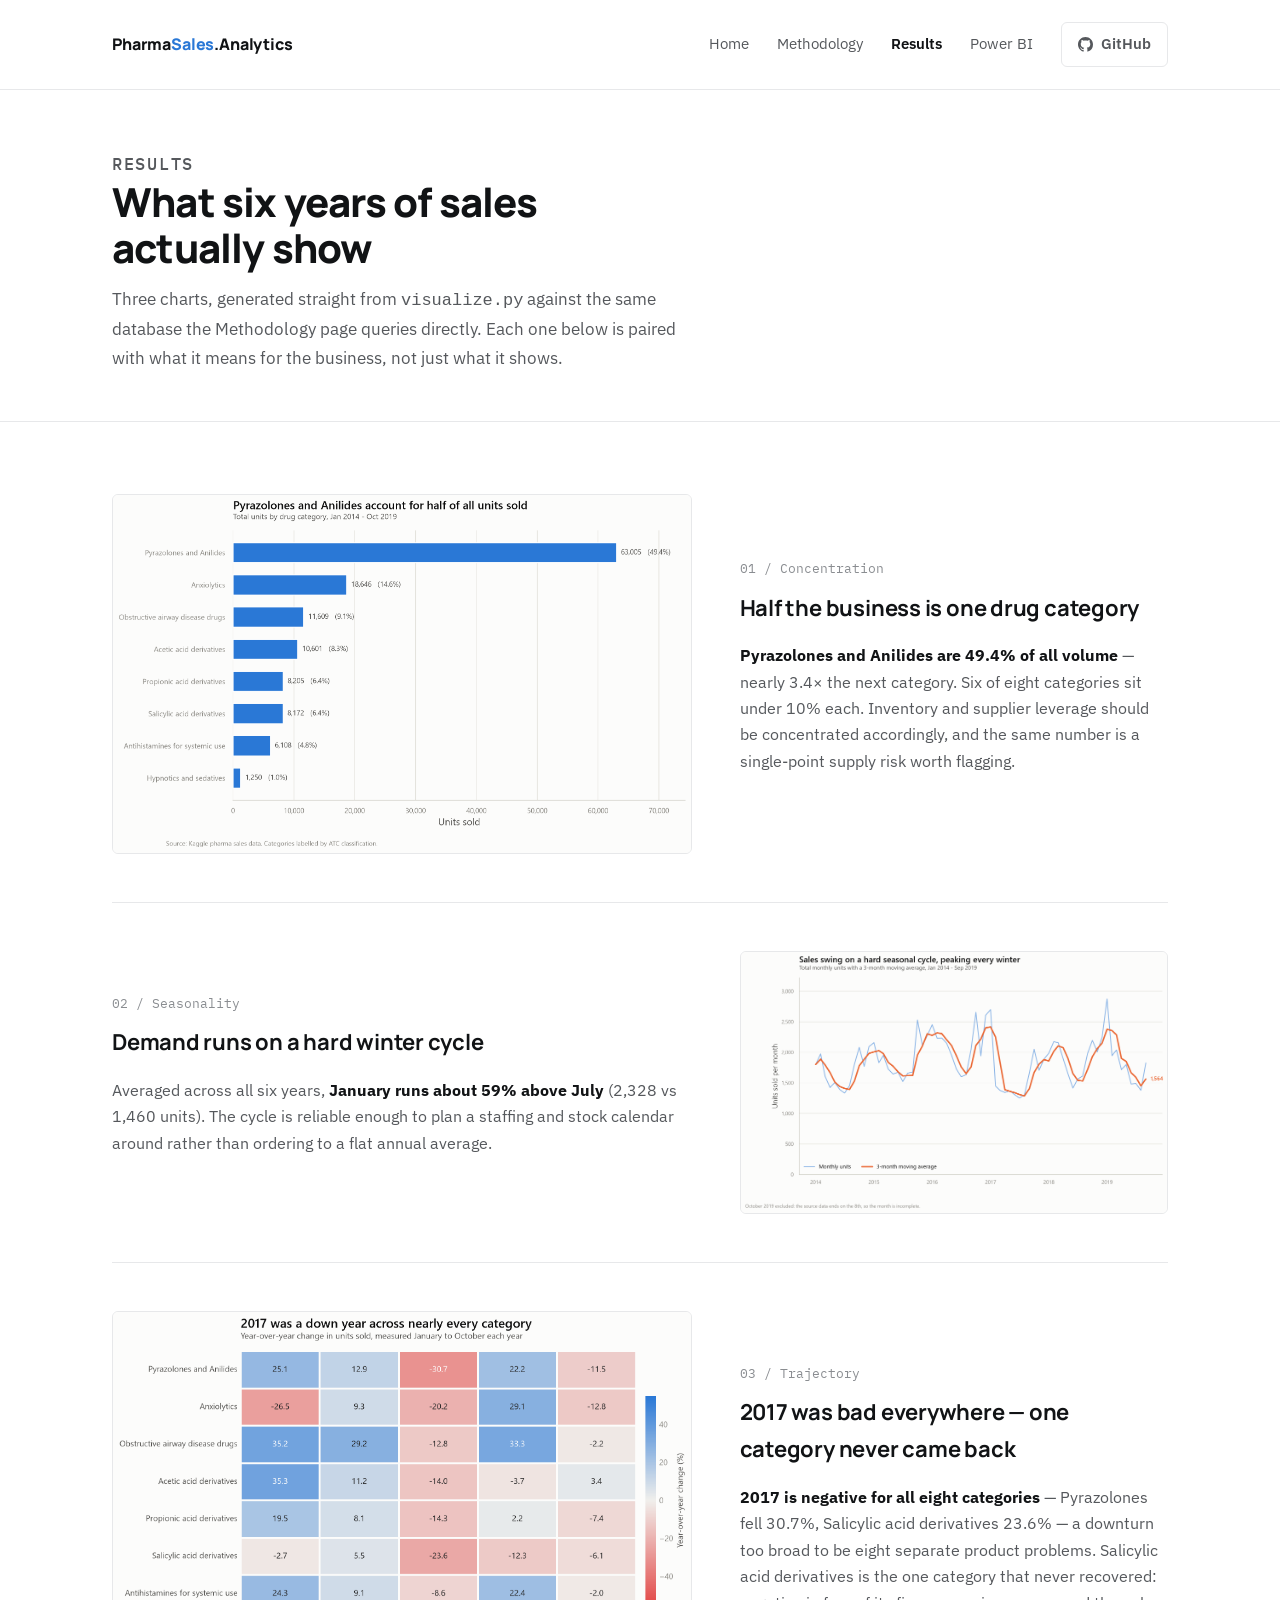
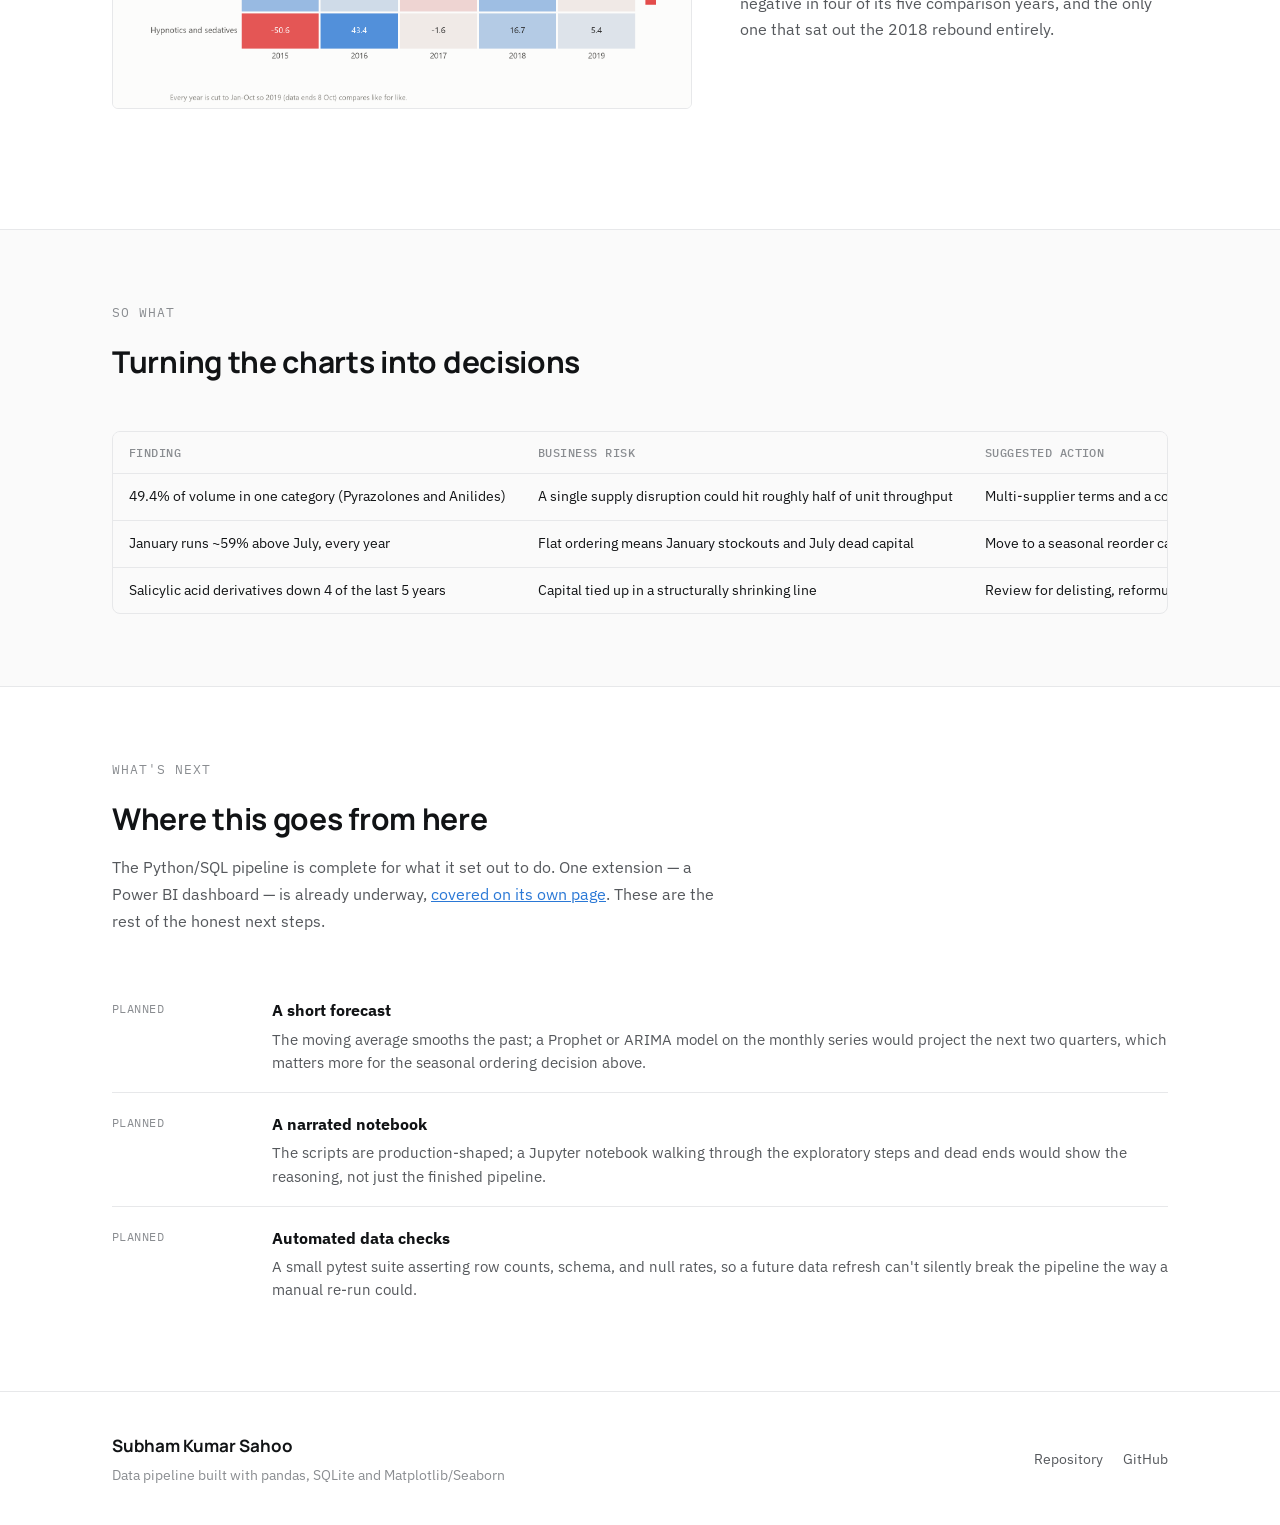
<file: docs/results.html>
<!doctype html>
<html lang="en">
<head>
<meta charset="utf-8" />
<meta name="viewport" content="width=device-width, initial-scale=1" />
<title>Results — Pharma Sales Analytics</title>
<meta name="description" content="Three charts from six years of pharmacy sales data, the business findings behind them, and what's next." />
<link rel="icon" href="data:image/svg+xml,%3Csvg xmlns='http://www.w3.org/2000/svg' viewBox='0 0 32 32'%3E%3Crect width='32' height='32' rx='7' fill='%232a78d6'/%3E%3Ctext x='16' y='22' font-family='Arial' font-weight='700' font-size='17' fill='white' text-anchor='middle'%3EP%3C/text%3E%3C/svg%3E" />
<link rel="preconnect" href="https://fonts.googleapis.com" />
<link rel="preconnect" href="https://fonts.gstatic.com" crossorigin />
<link href="https://fonts.googleapis.com/css2?family=Manrope:wght@500;700;800&family=IBM+Plex+Sans:wght@400;500;600&family=IBM+Plex+Mono:wght@400;500&display=swap" rel="stylesheet" />
<link rel="stylesheet" href="assets/css/style.css" />
</head>
<body>

<header class="site-head">
  <div class="head-inner">
    <a class="wordmark" href="index.html">Pharma<span>Sales</span>.Analytics</a>
    <nav class="head-nav">
      <a href="index.html">Home</a>
      <a href="methodology.html">Methodology</a>
      <a href="results.html" aria-current="page">Results</a>
      <a href="powerbi.html">Power BI</a>
      <a class="btn btn-ghost" href="https://github.com/CyberSamurai-04/Pharma_Sales_Analytics" target="_blank" rel="noopener">
        <svg viewBox="0 0 16 16" fill="currentColor" aria-hidden="true"><path d="M8 0C3.58 0 0 3.58 0 8c0 3.54 2.29 6.53 5.47 7.59.4.07.55-.17.55-.38 0-.19-.01-.82-.01-1.49-2.01.37-2.53-.49-2.69-.94-.09-.23-.48-.94-.82-1.13-.28-.15-.68-.52-.01-.53.63-.01 1.08.58 1.23.82.72 1.21 1.87.87 2.33.66.07-.52.28-.87.51-1.07-1.78-.2-3.64-.89-3.64-3.95 0-.87.31-1.59.82-2.15-.08-.2-.36-1.02.08-2.12 0 0 .67-.21 2.2.82.64-.18 1.32-.27 2-.27.68 0 1.36.09 2 .27 1.53-1.04 2.2-.82 2.2-.82.44 1.1.16 1.92.08 2.12.51.56.82 1.27.82 2.15 0 3.07-1.87 3.75-3.65 3.95.29.25.54.73.54 1.48 0 1.07-.01 1.93-.01 2.2 0 .21.15.46.55.38A8.01 8.01 0 0 0 16 8c0-4.42-3.58-8-8-8Z"/></svg>
        GitHub
      </a>
    </nav>
  </div>
</header>

<main>

  <section class="page-hero">
    <div class="wrap">
      <p class="eyebrow">Results</p>
      <h1>What six years of sales actually show</h1>
      <p>Three charts, generated straight from <code>visualize.py</code> against the same database the Methodology page queries directly. Each one below is paired with what it means for the business, not just what it shows.</p>
    </div>
  </section>

  <section>
    <div class="wrap">

      <div class="result">
        <div class="result-grid">
          <div class="result-figure">
            <img src="assets/img/01_top_drug_categories.png" alt="Horizontal bar chart ranking eight drug categories by total units sold, Pyrazolones and Anilides far in the lead" loading="lazy" />
          </div>
          <div class="result-copy">
            <div class="result-index">01 / Concentration</div>
            <h3 class="result-title">Half the business is one drug category</h3>
            <p class="result-text">
              <strong>Pyrazolones and Anilides are 49.4% of all volume</strong> — nearly
              3.4× the next category. Six of eight categories sit under 10% each.
              Inventory and supplier leverage should be concentrated accordingly, and
              the same number is a single-point supply risk worth flagging.
            </p>
          </div>
        </div>
      </div>

      <div class="result">
        <div class="result-grid reverse">
          <div class="result-figure">
            <img src="assets/img/02_monthly_sales_trend.png" alt="Line chart of monthly units sold from 2014 to 2019 with a 3-month moving average overlaid, showing a repeating winter peak and summer trough" loading="lazy" />
          </div>
          <div class="result-copy">
            <div class="result-index">02 / Seasonality</div>
            <h3 class="result-title">Demand runs on a hard winter cycle</h3>
            <p class="result-text">
              Averaged across all six years, <strong>January runs about 59% above July</strong>
              (2,328 vs 1,460 units). The cycle is reliable enough to plan a staffing and
              stock calendar around rather than ordering to a flat annual average.
            </p>
          </div>
        </div>
      </div>

      <div class="result">
        <div class="result-grid">
          <div class="result-figure">
            <img src="assets/img/03_yoy_growth.png" alt="Heatmap of year-over-year percentage change in units sold, by drug category and year, colored diverging red to blue" loading="lazy" />
          </div>
          <div class="result-copy">
            <div class="result-index">03 / Trajectory</div>
            <h3 class="result-title">2017 was bad everywhere — one category never came back</h3>
            <p class="result-text">
              <strong>2017 is negative for all eight categories</strong> — Pyrazolones fell
              30.7%, Salicylic acid derivatives 23.6% — a downturn too broad to be eight
              separate product problems. Salicylic acid derivatives is the one category
              that never recovered: negative in four of its five comparison years, and
              the only one that sat out the 2018 rebound entirely.
            </p>
          </div>
        </div>
      </div>

    </div>
  </section>

  <section class="alt" id="findings">
    <div class="wrap">
      <div class="section-head">
        <p class="section-label">So what</p>
        <h2 class="section-title">Turning the charts into decisions</h2>
      </div>
      <div class="table-wrap">
        <table class="data-table">
          <thead>
            <tr><th>Finding</th><th>Business risk</th><th>Suggested action</th></tr>
          </thead>
          <tbody>
            <tr>
              <td>49.4% of volume in one category (Pyrazolones and Anilides)</td>
              <td>A single supply disruption could hit roughly half of unit throughput</td>
              <td>Multi-supplier terms and a contingency stock buffer for this ATC class</td>
            </tr>
            <tr>
              <td>January runs ~59% above July, every year</td>
              <td>Flat ordering means January stockouts and July dead capital</td>
              <td>Move to a seasonal reorder calendar, front-load stock by November</td>
            </tr>
            <tr>
              <td>Salicylic acid derivatives down 4 of the last 5 years</td>
              <td>Capital tied up in a structurally shrinking line</td>
              <td>Review for delisting, reformulation, or repositioning</td>
            </tr>
          </tbody>
        </table>
      </div>
    </div>
  </section>

  <section id="roadmap">
    <div class="wrap">
      <div class="section-head">
        <p class="section-label">What's next</p>
        <h2 class="section-title">Where this goes from here</h2>
        <p class="section-sub">The Python/SQL pipeline is complete for what it set out to do. One extension — a Power BI dashboard — is already underway, <a href="powerbi.html">covered on its own page</a>. These are the rest of the honest next steps.</p>
      </div>
      <div class="roadmap">
        <div class="roadmap-item">
          <span class="roadmap-tag">Planned</span>
          <div>
            <div class="roadmap-title">A short forecast</div>
            <div class="roadmap-detail">The moving average smooths the past; a Prophet or ARIMA model on the monthly series would project the next two quarters, which matters more for the seasonal ordering decision above.</div>
          </div>
        </div>
        <div class="roadmap-item">
          <span class="roadmap-tag">Planned</span>
          <div>
            <div class="roadmap-title">A narrated notebook</div>
            <div class="roadmap-detail">The scripts are production-shaped; a Jupyter notebook walking through the exploratory steps and dead ends would show the reasoning, not just the finished pipeline.</div>
          </div>
        </div>
        <div class="roadmap-item">
          <span class="roadmap-tag">Planned</span>
          <div>
            <div class="roadmap-title">Automated data checks</div>
            <div class="roadmap-detail">A small pytest suite asserting row counts, schema, and null rates, so a future data refresh can't silently break the pipeline the way a manual re-run could.</div>
          </div>
        </div>
      </div>
    </div>
  </section>

</main>

<footer>
  <div class="wrap foot-row">
    <div>
      <div class="foot-name">Subham Kumar Sahoo</div>
      <div class="foot-sub">Data pipeline built with pandas, SQLite and Matplotlib/Seaborn</div>
    </div>
    <div class="foot-links">
      <a href="https://github.com/CyberSamurai-04/Pharma_Sales_Analytics" target="_blank" rel="noopener">Repository</a>
      <a href="https://github.com/CyberSamurai-04" target="_blank" rel="noopener">GitHub</a>
    </div>
  </div>
</footer>

<script src="assets/js/main.js"></script>
</body>
</html>
</file>
<file: docs/assets/css/style.css>
/* ------------------------------------------------------------------ */
/* Tokens                                                              */
/* ------------------------------------------------------------------ */
:root {
  --bg: #ffffff;
  --bg-alt: #fafafa;
  --ink: #111315;
  --ink-soft: #55585c;
  --ink-muted: #8a8d91;
  --line: #e7e8ea;
  --accent: #2a78d6;
  --accent-dim: #1c5cab;
  --accent-tint: #eef4fc;
  --good: #1a7f37;
  --bad: #c73838;

  --font-display: "Manrope", -apple-system, "Segoe UI", sans-serif;
  --font-body: "IBM Plex Sans", -apple-system, "Segoe UI", sans-serif;
  --font-mono: "IBM Plex Mono", ui-monospace, "SFMono-Regular", Menlo, Consolas, monospace;

  --content-w: 1120px;
}

* { box-sizing: border-box; }
html { scroll-behavior: smooth; }
@media (prefers-reduced-motion: reduce) {
  html { scroll-behavior: auto; }
  * { animation: none !important; transition: none !important; }
}

body {
  margin: 0;
  background: var(--bg);
  color: var(--ink);
  font-family: var(--font-body);
  font-size: 17px;
  line-height: 1.7;
  -webkit-font-smoothing: antialiased;
}

a { color: var(--accent); }
a:focus-visible, button:focus-visible {
  outline: 2px solid var(--accent);
  outline-offset: 3px;
  border-radius: 2px;
}

.wrap { max-width: var(--content-w); margin: 0 auto; padding: 0 32px; }

img { max-width: 100%; display: block; }

/* ------------------------------------------------------------------ */
/* Header                                                              */
/* ------------------------------------------------------------------ */
header.site-head {
  border-bottom: 1px solid var(--line);
}
.head-inner {
  max-width: var(--content-w);
  margin: 0 auto;
  padding: 22px 32px;
  display: flex;
  align-items: center;
  justify-content: space-between;
  gap: 24px;
  flex-wrap: wrap;
}
.wordmark {
  font-family: var(--font-display);
  font-weight: 800;
  font-size: 16px;
  letter-spacing: -0.01em;
  color: var(--ink);
  text-decoration: none;
}
.wordmark span { color: var(--accent); }
.head-nav {
  display: flex;
  align-items: center;
  gap: 28px;
  flex-wrap: wrap;
}
.head-nav a {
  color: var(--ink-soft);
  text-decoration: none;
  font-size: 14.5px;
}
.head-nav a:hover { color: var(--ink); }
.btn {
  display: inline-flex;
  align-items: center;
  gap: 8px;
  font-size: 14.5px;
  font-weight: 600;
  text-decoration: none;
  padding: 9px 16px;
  border-radius: 6px;
  transition: background 0.15s ease, color 0.15s ease, border-color 0.15s ease;
}
.btn-primary { background: var(--ink); color: #fff; }
.btn-primary:hover { background: var(--accent-dim); }
.btn-ghost { border: 1px solid var(--line); color: var(--ink); }
.btn-ghost:hover { border-color: var(--ink); }
.btn svg { width: 15px; height: 15px; }

/* ------------------------------------------------------------------ */
/* Hero                                                                */
/* ------------------------------------------------------------------ */
.hero { padding: 88px 0 64px; }
.eyebrow {
  font-family: var(--font-mono);
  font-size: 12.5px;
  letter-spacing: 0.1em;
  text-transform: uppercase;
  color: var(--accent);
  font-weight: 500;
  margin: 0 0 20px;
}
h1.hero-title {
  font-family: var(--font-display);
  font-size: clamp(34px, 5vw, 54px);
  font-weight: 800;
  line-height: 1.1;
  letter-spacing: -0.02em;
  margin: 0 0 22px;
  max-width: 17ch;
  text-wrap: balance;
}
.hero-dek {
  font-size: 18.5px;
  color: var(--ink-soft);
  max-width: 58ch;
  margin: 0 0 34px;
}
.hero-actions { display: flex; gap: 14px; flex-wrap: wrap; }

/* ------------------------------------------------------------------ */
/* Sections                                                            */
/* ------------------------------------------------------------------ */
section { padding: 72px 0; }
section.alt { background: var(--bg-alt); border-top: 1px solid var(--line); border-bottom: 1px solid var(--line); }

.section-head { margin-bottom: 44px; max-width: 62ch; }
.section-label {
  font-family: var(--font-mono);
  font-size: 12.5px;
  letter-spacing: 0.08em;
  text-transform: uppercase;
  color: var(--ink-muted);
  margin: 0 0 12px;
}
h2.section-title {
  font-family: var(--font-display);
  font-size: 30px;
  font-weight: 700;
  letter-spacing: -0.01em;
  margin: 0 0 10px;
  text-wrap: balance;
}
.section-sub { color: var(--ink-soft); font-size: 16px; margin: 0; }

/* ------------------------------------------------------------------ */
/* KPI strip                                                           */
/* ------------------------------------------------------------------ */
.kpis {
  display: grid;
  grid-template-columns: repeat(4, 1fr);
  gap: 40px;
}
.kpi { border-top: 2px solid var(--ink); padding-top: 16px; }
.kpi.accent { border-top-color: var(--accent); }
.kpi-value {
  font-family: var(--font-display);
  font-size: 38px;
  font-weight: 800;
  letter-spacing: -0.01em;
  display: block;
  margin-bottom: 6px;
}
.kpi.accent .kpi-value { color: var(--accent); }
.kpi-label {
  font-size: 14px;
  color: var(--ink-soft);
  display: block;
}
@media (max-width: 820px) {
  .kpis { grid-template-columns: repeat(2, 1fr); row-gap: 32px; }
}

/* ------------------------------------------------------------------ */
/* Pipeline / steps                                                    */
/* ------------------------------------------------------------------ */
.steps {
  display: grid;
  grid-template-columns: repeat(5, 1fr);
  gap: 0;
  position: relative;
}
.steps::before {
  content: "";
  position: absolute;
  top: 15px;
  left: 30px;
  right: 30px;
  height: 1px;
  background: var(--line);
}
.step {
  padding: 0 18px 0 0;
  position: relative;
}
.step-num {
  width: 30px;
  height: 30px;
  border-radius: 50%;
  background: var(--bg-alt);
  border: 1px solid var(--line);
  display: flex;
  align-items: center;
  justify-content: center;
  font-family: var(--font-mono);
  font-size: 12.5px;
  font-weight: 600;
  color: var(--ink-soft);
  margin-bottom: 18px;
  position: relative;
  z-index: 1;
}
section.alt .step-num { background: #fff; }
.step-title { font-weight: 700; font-size: 15.5px; margin-bottom: 6px; }
.step-detail { font-size: 13.5px; color: var(--ink-soft); line-height: 1.55; margin-bottom: 8px; }
.step-tag {
  font-family: var(--font-mono);
  font-size: 11.5px;
  color: var(--ink-muted);
}
@media (max-width: 900px) {
  .steps { grid-template-columns: 1fr; gap: 28px; }
  .steps::before { display: none; }
  .step { padding-right: 0; padding-left: 42px; }
  .step-num { position: absolute; left: 0; top: 0; margin-bottom: 0; }
}

/* ------------------------------------------------------------------ */
/* SQL panels                                                          */
/* ------------------------------------------------------------------ */
.sql-list { display: flex; flex-direction: column; gap: 36px; }
.sql-item { display: grid; grid-template-columns: 1.25fr 1fr; gap: 28px; align-items: start; }
.sql-title-row { display: flex; align-items: baseline; justify-content: space-between; gap: 12px; margin-bottom: 12px; }
.sql-title { font-weight: 700; font-size: 16px; }
.sql-tag {
  font-family: var(--font-mono);
  font-size: 11.5px;
  letter-spacing: 0.03em;
  color: var(--ink-muted);
  white-space: nowrap;
}
.sql-codewrap {
  background: var(--ink);
  border-radius: 8px;
  overflow-x: auto;
}
pre.sql-code {
  margin: 0;
  padding: 20px 22px;
  font-family: var(--font-mono);
  font-size: 13px;
  line-height: 1.7;
  white-space: pre;
  color: #d8dade;
}
.sql-note { font-size: 15px; color: var(--ink-soft); line-height: 1.65; padding-top: 2px; }
.sql-note strong { color: var(--ink); }
.sql-note code {
  font-family: var(--font-mono);
  font-size: 13px;
  background: var(--bg-alt);
  padding: 1px 5px;
  border-radius: 3px;
}
@media (max-width: 860px) {
  .sql-item { grid-template-columns: 1fr; }
}

/* sql token colors */
.tok-kw { color: #7db3f0; font-weight: 600; }
.tok-fn { color: #f0a25e; font-weight: 600; }
.tok-num { color: #b7bac1; }
.tok-cm { color: #8a8d91; font-style: italic; }

/* ------------------------------------------------------------------ */
/* Charts / results                                                    */
/* ------------------------------------------------------------------ */
.result { padding: 48px 0; border-top: 1px solid var(--line); }
.result:first-of-type { border-top: none; padding-top: 0; }
.result-grid {
  display: grid;
  grid-template-columns: 1.15fr 0.85fr;
  gap: 48px;
  align-items: center;
}
.result-grid.reverse .result-figure { order: 2; }
.result-grid.reverse .result-copy { order: 1; }
.result-figure img { border-radius: 6px; border: 1px solid var(--line); }
.result-index {
  font-family: var(--font-mono);
  font-size: 12.5px;
  color: var(--ink-muted);
  margin-bottom: 10px;
}
.result-title { font-family: var(--font-display); font-size: 22px; font-weight: 700; margin: 0 0 14px; letter-spacing: -0.01em; }
.result-text { color: var(--ink-soft); font-size: 15.5px; line-height: 1.7; }
.result-text strong { color: var(--ink); }
@media (max-width: 900px) {
  .result-grid, .result-grid.reverse { grid-template-columns: 1fr; }
  .result-grid.reverse .result-figure, .result-grid.reverse .result-copy { order: initial; }
}

/* ------------------------------------------------------------------ */
/* Findings                                                            */
/* ------------------------------------------------------------------ */
.findings { display: grid; grid-template-columns: repeat(3, 1fr); gap: 36px; }
.finding-card { border-top: 2px solid var(--line); padding-top: 18px; }
.finding-tag {
  font-family: var(--font-mono);
  font-size: 11.5px;
  letter-spacing: 0.06em;
  text-transform: uppercase;
  color: var(--accent);
  display: block;
  margin-bottom: 10px;
}
.finding-body { font-size: 15px; color: var(--ink-soft); line-height: 1.65; }
.finding-body strong { color: var(--ink); }
@media (max-width: 820px) {
  .findings { grid-template-columns: 1fr; }
}

/* ------------------------------------------------------------------ */
/* Footer                                                              */
/* ------------------------------------------------------------------ */
footer { border-top: 1px solid var(--line); padding: 40px 0; }
.foot-row {
  display: flex; justify-content: space-between; align-items: center; gap: 16px; flex-wrap: wrap;
}
.foot-name { font-weight: 700; font-family: var(--font-display); }
.foot-sub { color: var(--ink-muted); font-size: 13.5px; margin-top: 3px; }
.foot-links { display: flex; gap: 20px; }
.foot-links a { color: var(--ink-soft); text-decoration: none; font-size: 14px; }
.foot-links a:hover { color: var(--accent); }

/* ------------------------------------------------------------------ */
/* Nav current-page state                                             */
/* ------------------------------------------------------------------ */
.head-nav a[aria-current="page"] {
  color: var(--ink);
  font-weight: 600;
}

/* ------------------------------------------------------------------ */
/* Page hero (inner pages)                                            */
/* ------------------------------------------------------------------ */
.page-hero { padding: 60px 0 48px; border-bottom: 1px solid var(--line); }
.page-hero h1 {
  font-family: var(--font-display);
  font-size: clamp(28px, 4vw, 40px);
  font-weight: 800;
  letter-spacing: -0.02em;
  line-height: 1.15;
  margin: 0 0 14px;
  max-width: 20ch;
}
.page-hero p { font-size: 17px; color: var(--ink-soft); max-width: 60ch; margin: 0; }

/* ------------------------------------------------------------------ */
/* Explore cards (home)                                                */
/* ------------------------------------------------------------------ */
.explore-grid {
  display: grid;
  grid-template-columns: repeat(3, 1fr);
  gap: 24px;
}
.explore-card {
  border: 1px solid var(--line);
  border-radius: 10px;
  padding: 26px 24px;
  text-decoration: none;
  color: inherit;
  display: flex;
  flex-direction: column;
  gap: 10px;
  transition: border-color 0.15s ease, transform 0.15s ease;
}
.explore-card:hover { border-color: var(--ink); transform: translateY(-2px); }
.explore-num {
  font-family: var(--font-mono);
  font-size: 12px;
  color: var(--accent);
  letter-spacing: 0.04em;
}
.explore-title { font-family: var(--font-display); font-weight: 700; font-size: 18px; }
.explore-detail { font-size: 14.5px; color: var(--ink-soft); line-height: 1.55; }
.explore-arrow { font-family: var(--font-mono); font-size: 13px; color: var(--ink-muted); margin-top: auto; }
.explore-card:hover .explore-arrow { color: var(--ink); }
@media (max-width: 860px) {
  .explore-grid { grid-template-columns: 1fr; }
}

/* ------------------------------------------------------------------ */
/* Data tables                                                         */
/* ------------------------------------------------------------------ */
.table-wrap { overflow-x: auto; border: 1px solid var(--line); border-radius: 8px; }
table.data-table { width: 100%; border-collapse: collapse; font-size: 14px; }
table.data-table th, table.data-table td {
  padding: 11px 16px;
  text-align: left;
  border-bottom: 1px solid var(--line);
  white-space: nowrap;
}
table.data-table td.num, table.data-table th.num { text-align: right; font-variant-numeric: tabular-nums; }
table.data-table tbody tr:last-child td { border-bottom: none; }
table.data-table tbody tr:hover { background: var(--bg-alt); }
table.data-table thead th {
  font-family: var(--font-mono);
  font-size: 11.5px;
  letter-spacing: 0.04em;
  text-transform: uppercase;
  color: var(--ink-muted);
  font-weight: 500;
  background: var(--bg-alt);
}
table.data-table.sortable thead th {
  cursor: pointer;
  user-select: none;
}
table.data-table.sortable thead th:hover { color: var(--ink); }
table.data-table.sortable thead th::after {
  content: "";
  display: inline-block;
  width: 0; height: 0;
  margin-left: 6px;
  border-left: 4px solid transparent;
  border-right: 4px solid transparent;
  border-top: 5px solid var(--ink-muted);
  vertical-align: middle;
  opacity: 0.35;
}
table.data-table.sortable thead th[data-dir="asc"]::after {
  border-top: none; border-bottom: 5px solid var(--accent);
  opacity: 1;
}
table.data-table.sortable thead th[data-dir="desc"]::after {
  border-top: 5px solid var(--accent);
  opacity: 1;
}
.table-caption { font-size: 13px; color: var(--ink-muted); margin: 10px 0 0; }

/* ------------------------------------------------------------------ */
/* Tabs                                                                */
/* ------------------------------------------------------------------ */
.tab-list { display: flex; gap: 4px; border-bottom: 1px solid var(--line); margin-bottom: 28px; flex-wrap: wrap; }
.tab-btn {
  font-family: var(--font-body);
  font-size: 14.5px;
  font-weight: 600;
  color: var(--ink-muted);
  background: none;
  border: none;
  border-bottom: 2px solid transparent;
  padding: 10px 4px;
  margin-right: 22px;
  cursor: pointer;
}
.tab-btn:hover { color: var(--ink); }
.tab-btn.active { color: var(--ink); border-bottom-color: var(--accent); }
.tab-panel { display: none; }
.tab-panel.active { display: block; }

/* ------------------------------------------------------------------ */
/* Code panel with header + copy                                      */
/* ------------------------------------------------------------------ */
.code-panel { background: var(--ink); border-radius: 8px; overflow: hidden; }
.code-panel-head {
  display: flex; align-items: center; justify-content: space-between;
  padding: 10px 16px;
  border-bottom: 1px solid rgba(255,255,255,0.08);
}
.code-panel-name {
  font-family: var(--font-mono);
  font-size: 12px;
  color: #9ba0a8;
  letter-spacing: 0.02em;
}
.copy-btn {
  font-family: var(--font-mono);
  font-size: 11.5px;
  color: #9ba0a8;
  background: transparent;
  border: 1px solid rgba(255,255,255,0.14);
  border-radius: 5px;
  padding: 4px 9px;
  cursor: pointer;
  transition: color 0.15s ease, border-color 0.15s ease;
}
.copy-btn:hover { color: #fff; border-color: rgba(255,255,255,0.3); }
.copy-btn.copied { color: #7fd68a; border-color: #7fd68a; }
.code-panel .sql-codewrap { border-radius: 0; }

/* ------------------------------------------------------------------ */
/* Details / expander                                                  */
/* ------------------------------------------------------------------ */
details.code-expander { border: 1px solid var(--line); border-radius: 8px; overflow: hidden; }
details.code-expander summary {
  padding: 14px 18px;
  cursor: pointer;
  font-weight: 600;
  font-size: 14.5px;
  list-style: none;
  display: flex;
  align-items: center;
  justify-content: space-between;
  background: var(--bg-alt);
}
details.code-expander summary::-webkit-details-marker { display: none; }
details.code-expander summary::after {
  content: "Show code";
  font-family: var(--font-mono);
  font-size: 12px;
  font-weight: 500;
  color: var(--accent);
}
details.code-expander[open] summary::after { content: "Hide code"; }
details.code-expander .code-panel { border-radius: 0; }

/* ------------------------------------------------------------------ */
/* Checklist                                                           */
/* ------------------------------------------------------------------ */
.checklist { list-style: none; margin: 0; padding: 0; display: flex; flex-direction: column; gap: 10px; }
.checklist li {
  display: flex; align-items: baseline; gap: 10px;
  font-size: 15px; color: var(--ink-soft);
}
.checklist li::before {
  content: "✓";
  color: var(--good);
  font-weight: 700;
  font-family: var(--font-mono);
}
.checklist li strong { color: var(--ink); }

/* ------------------------------------------------------------------ */
/* Weekday bars (bonus finding)                                        */
/* ------------------------------------------------------------------ */
.barlist { display: flex; flex-direction: column; gap: 10px; }
.barlist-row { display: grid; grid-template-columns: 90px 1fr 70px; align-items: center; gap: 14px; }
.barlist-label { font-size: 13.5px; color: var(--ink-soft); }
.barlist-track { height: 10px; background: var(--bg-alt); border-radius: 5px; overflow: hidden; }
.barlist-fill { height: 100%; background: var(--accent); border-radius: 5px; }
.barlist-value { font-family: var(--font-mono); font-size: 12.5px; color: var(--ink-muted); text-align: right; font-variant-numeric: tabular-nums; }

/* ------------------------------------------------------------------ */
/* Recommendation table + roadmap                                      */
/* ------------------------------------------------------------------ */
.roadmap { display: flex; flex-direction: column; gap: 0; }
.roadmap-item {
  display: grid; grid-template-columns: 140px 1fr; gap: 20px;
  padding: 18px 0; border-top: 1px solid var(--line);
}
.roadmap-item:first-child { border-top: none; }
.roadmap-tag {
  font-family: var(--font-mono);
  font-size: 11.5px;
  letter-spacing: 0.04em;
  text-transform: uppercase;
  color: var(--ink-muted);
  padding-top: 2px;
}
.roadmap-title { font-weight: 700; font-size: 15.5px; margin-bottom: 4px; }
.roadmap-detail { font-size: 14.5px; color: var(--ink-soft); line-height: 1.6; }
@media (max-width: 700px) {
  .roadmap-item { grid-template-columns: 1fr; gap: 6px; }
}

/* ------------------------------------------------------------------ */
/* Status card + preview placeholder                                   */
/* ------------------------------------------------------------------ */
.status-card {
  border: 1px solid var(--line);
  border-radius: 10px;
  padding: 24px 26px;
  display: flex;
  flex-direction: column;
  gap: 10px;
}
.status-pill {
  display: inline-flex;
  align-self: flex-start;
  align-items: center;
  gap: 6px;
  font-family: var(--font-mono);
  font-size: 11.5px;
  letter-spacing: 0.05em;
  text-transform: uppercase;
  color: var(--accent-dim);
  background: var(--accent-tint);
  padding: 5px 10px;
  border-radius: 20px;
}
.status-pill::before {
  content: "";
  width: 6px; height: 6px;
  border-radius: 50%;
  background: var(--accent);
}
.status-card p { margin: 0; font-size: 15px; color: var(--ink-soft); line-height: 1.65; }
.status-card p strong { color: var(--ink); }

.preview-placeholder {
  border: 1px dashed var(--line);
  border-radius: 10px;
  padding: 48px 24px;
  text-align: center;
  color: var(--ink-muted);
  font-size: 14px;
}
.preview-placeholder strong { display: block; color: var(--ink-soft); font-size: 15px; margin-bottom: 6px; }
</file>
